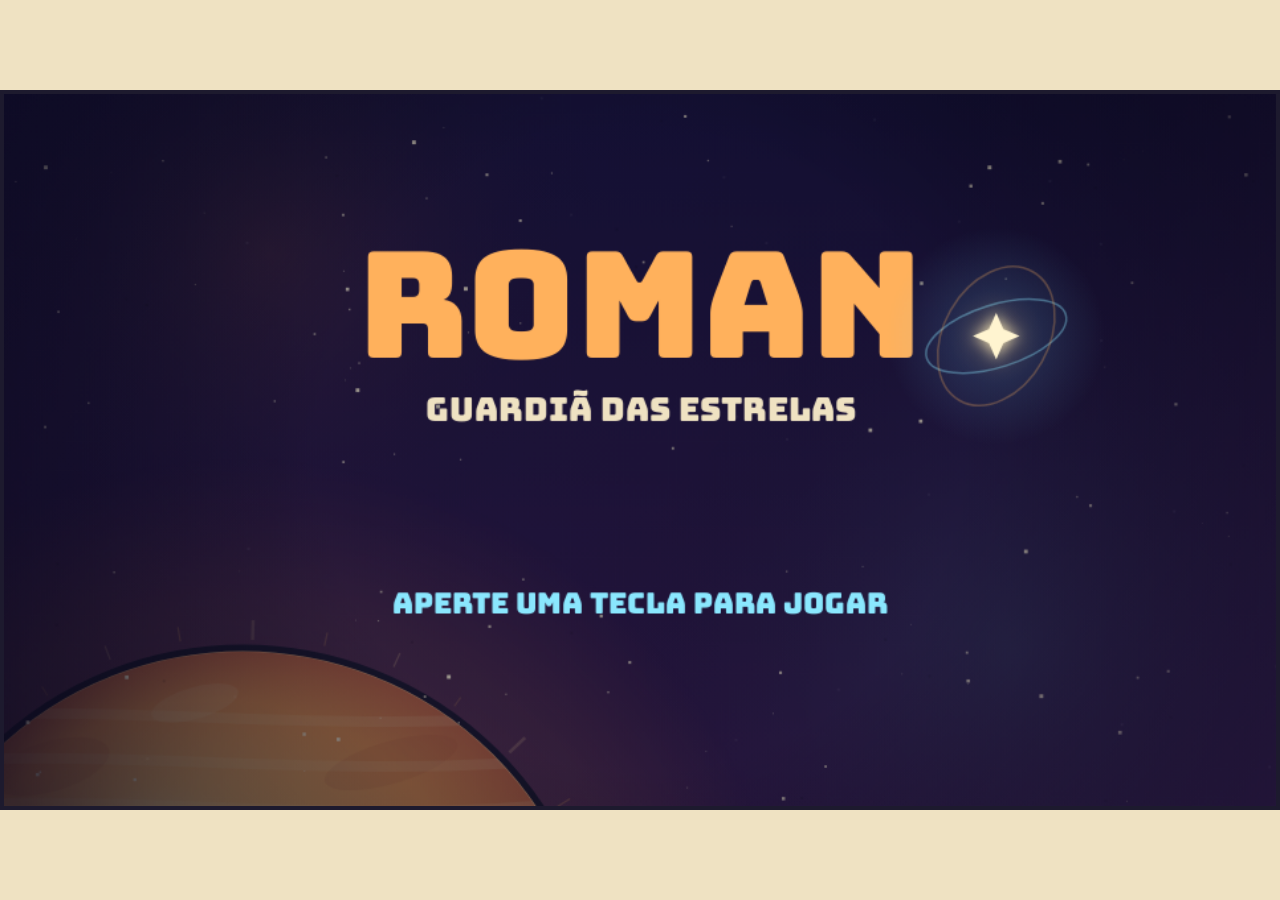
<file: SNCT/html/index.html>
<!doctype html>
<html lang="pt-BR">
<head>
<meta charset="utf-8">
<meta name="viewport" content="width=device-width, initial-scale=1, viewport-fit=cover, user-scalable=no">
<title>ROMAN: Guardiã das Estrelas</title>
<link href="https://fonts.googleapis.com/css2?family=Bungee&display=swap" rel="stylesheet">
<link rel="stylesheet" href="../css/style.css">
</head>
<body>
<canvas id="c"></canvas>
<script src="../js/game.js" defer></script>
</body>
</html>
</file>
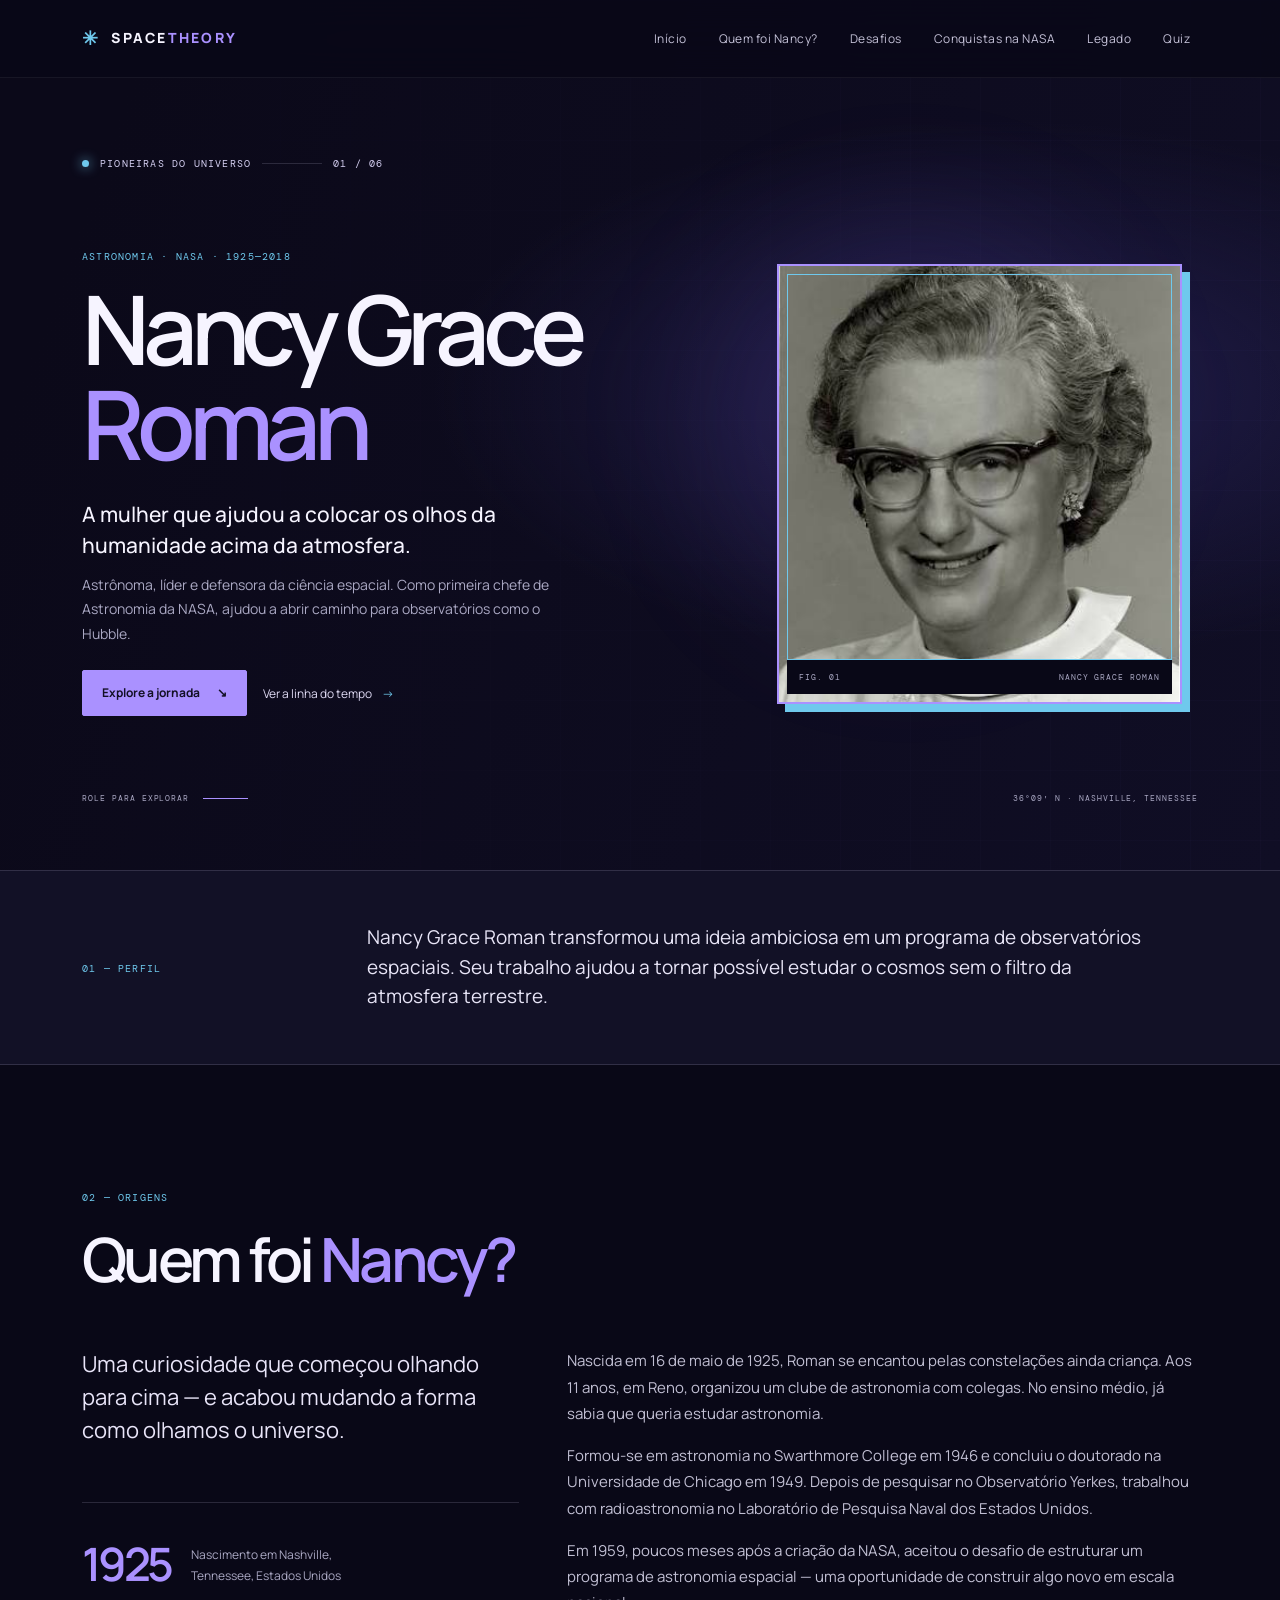
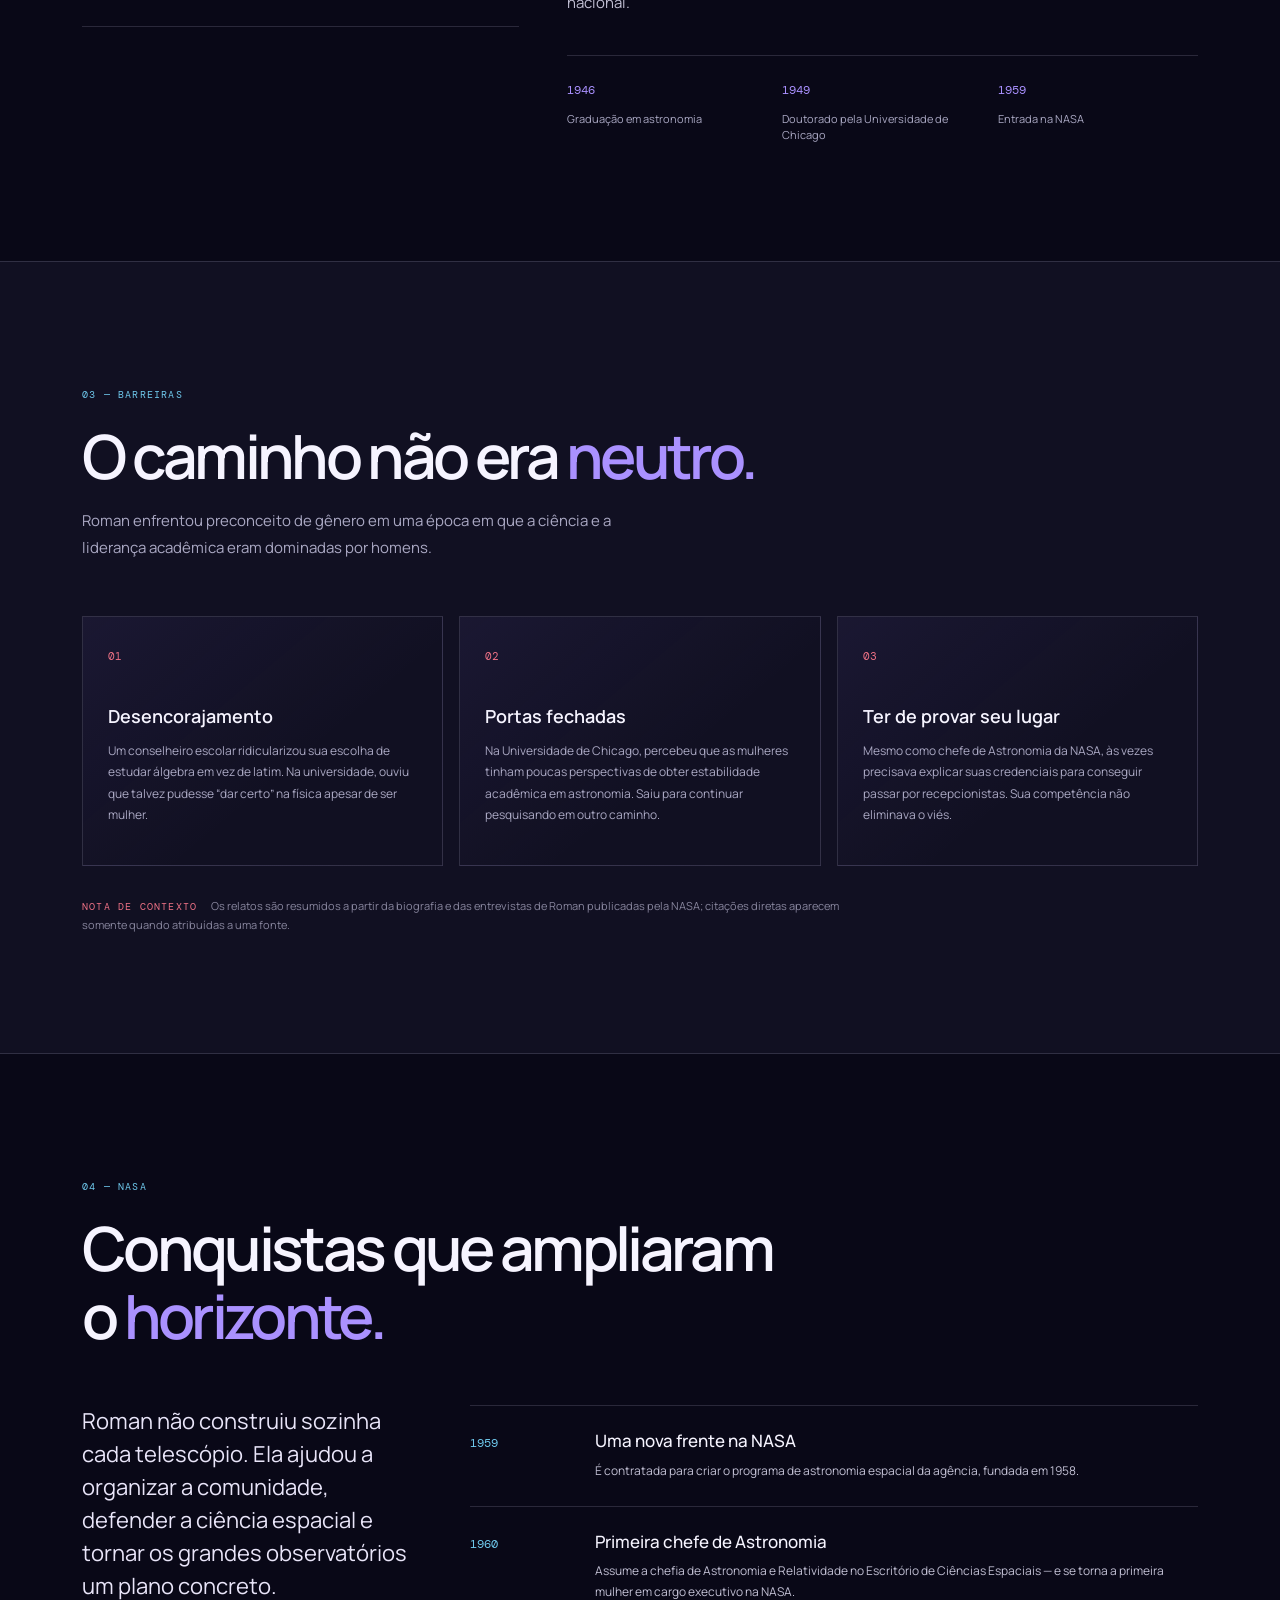
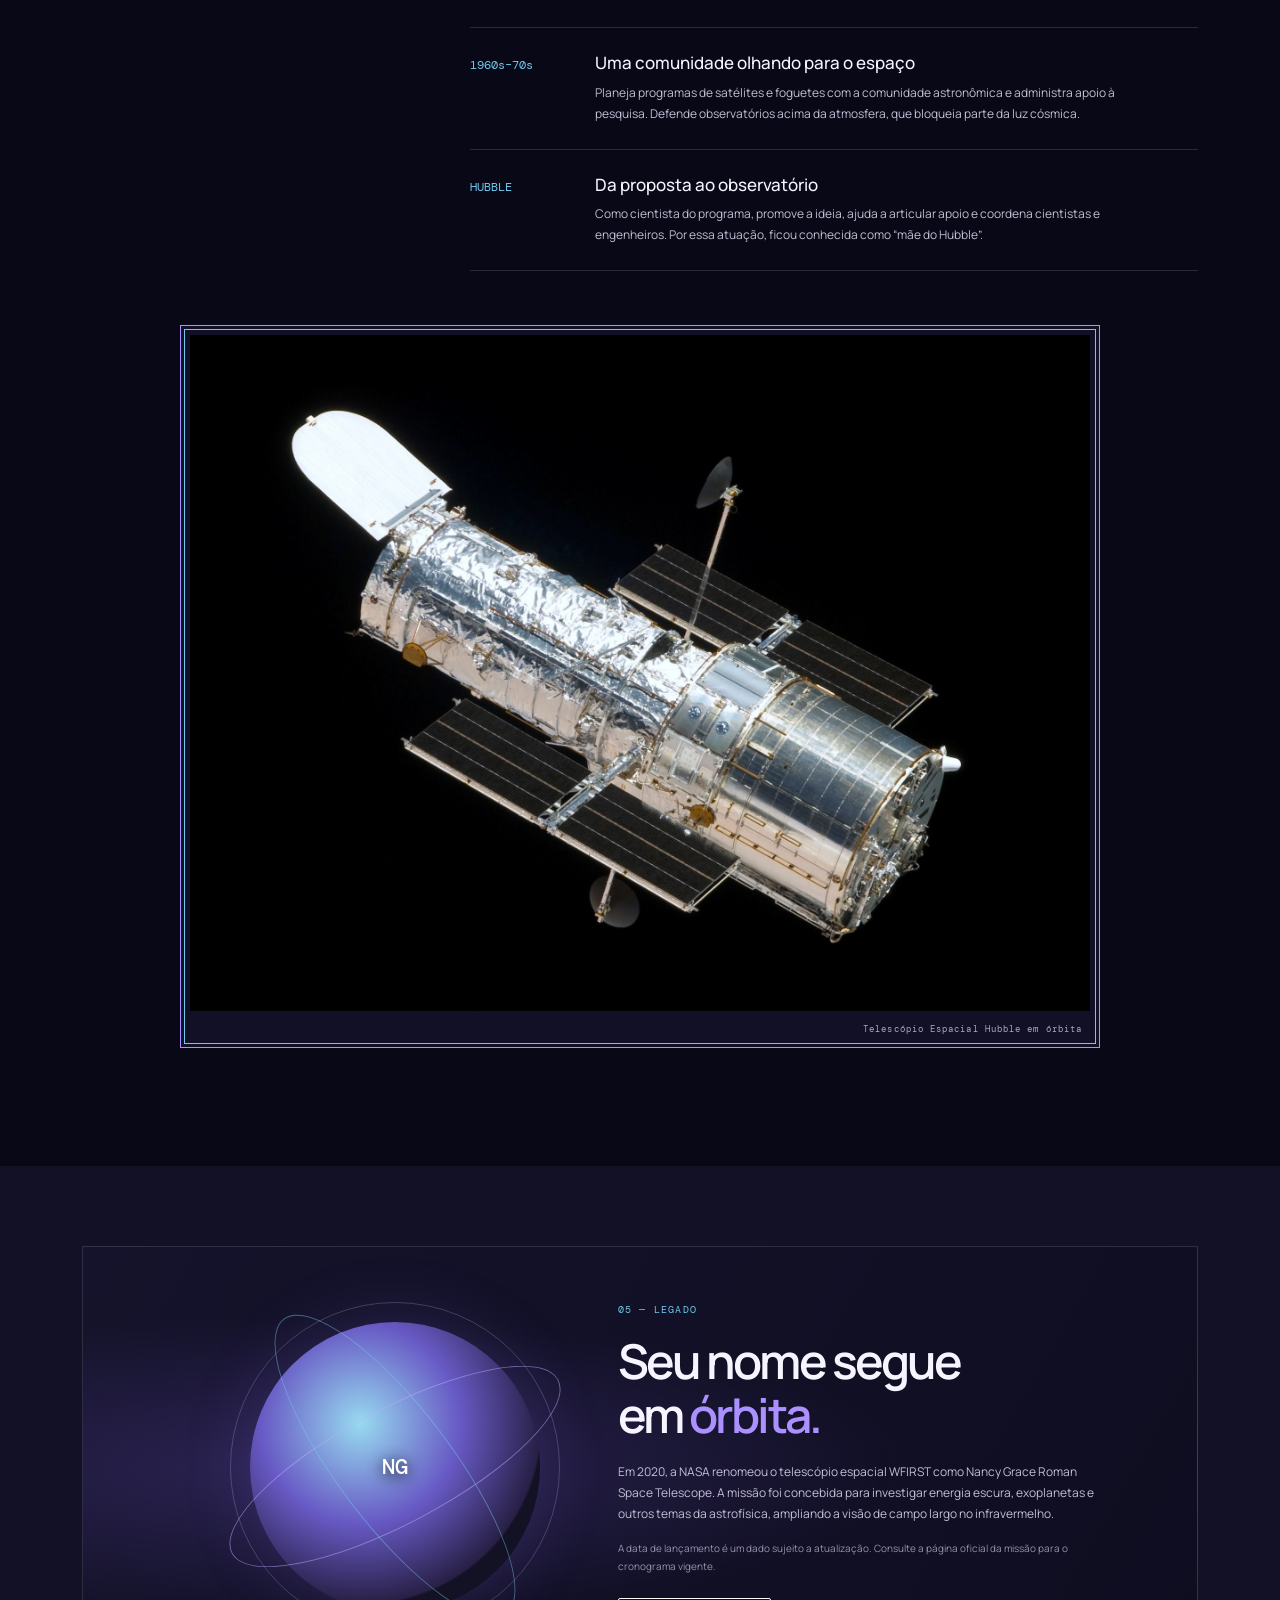
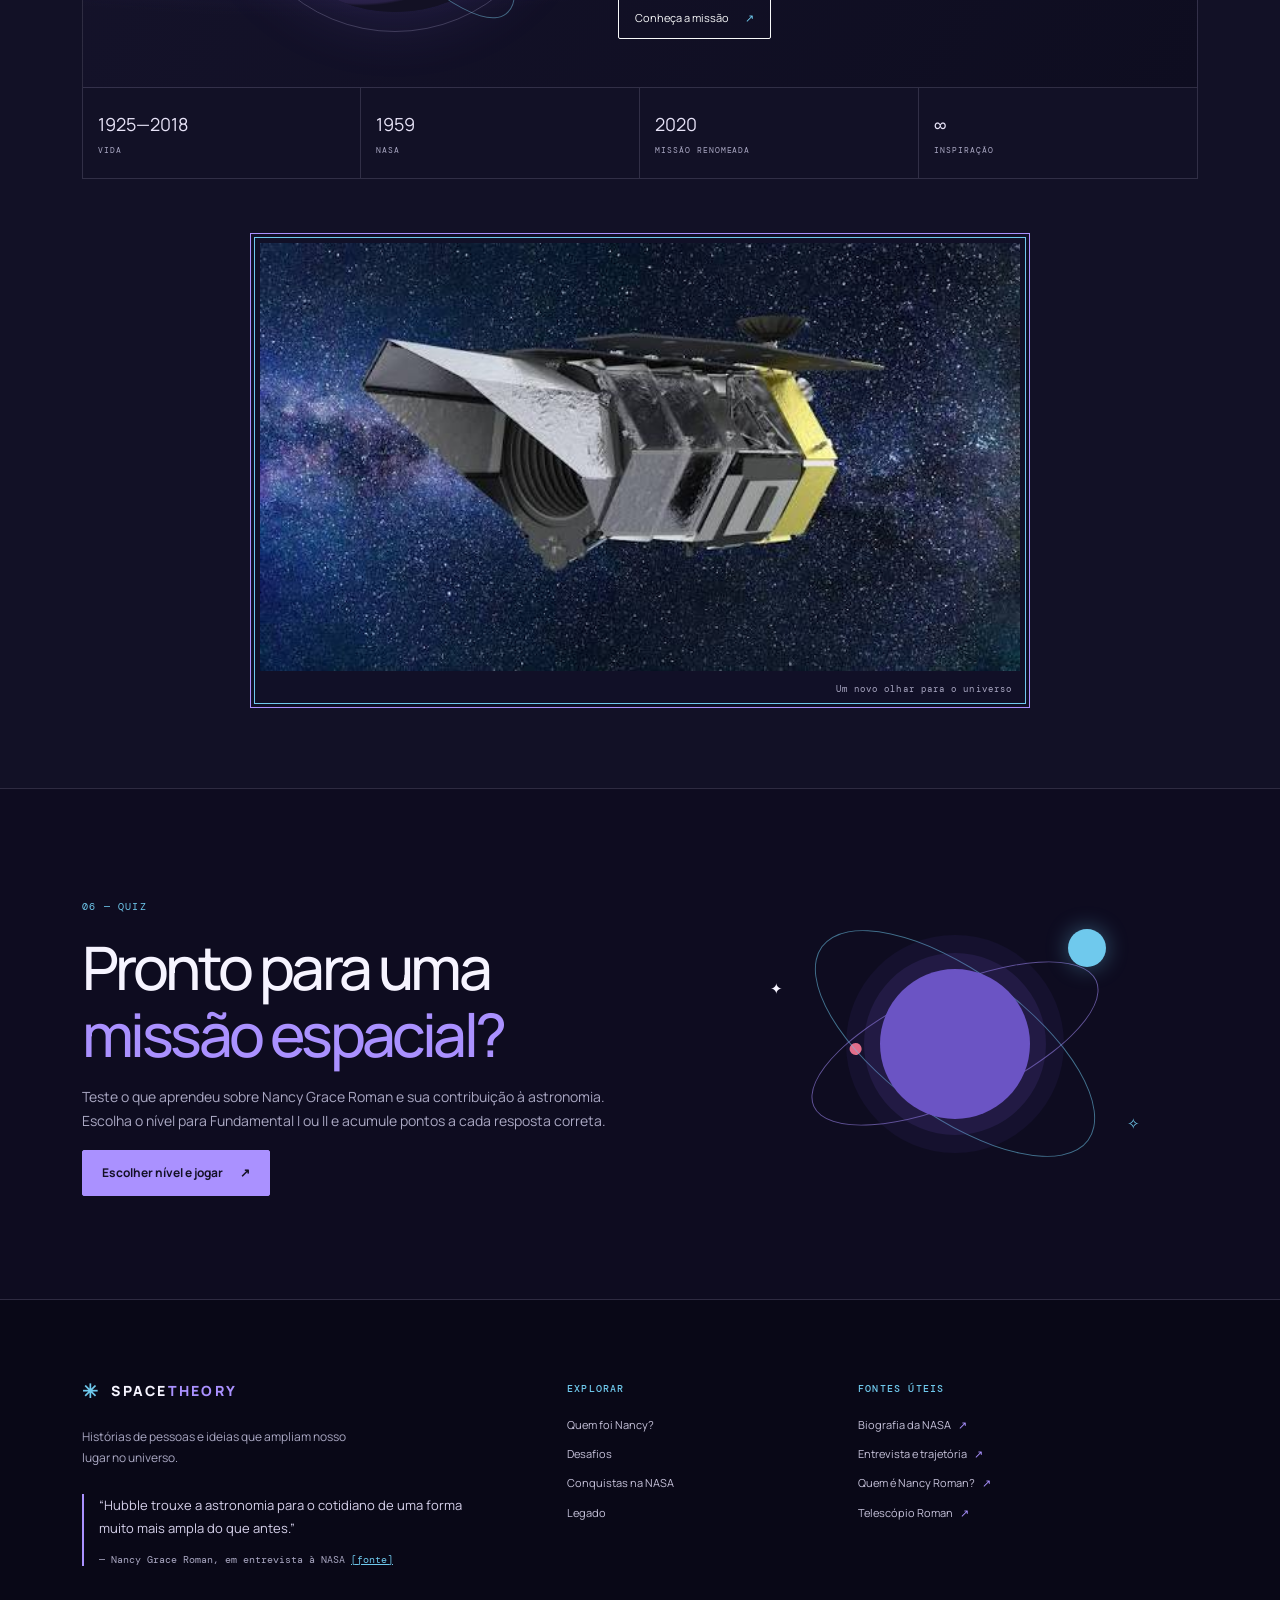
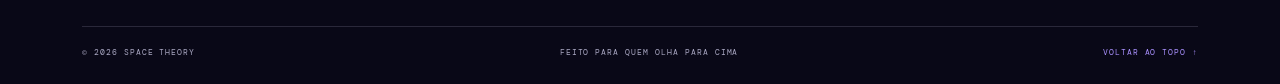
<file: SpaceTheory/ProjetoSnct/index.html>
<!doctype html>
<html lang="pt-BR">
  <head>
    <meta charset="utf-8" />
    <meta name="viewport" content="width=device-width, initial-scale=1" />
    <meta
      name="description"
      content="Conheça Nancy Grace Roman, pioneira da astronomia espacial e primeira chefe de Astronomia da NASA."
    />
    <meta name="theme-color" content="#090817" />
    <title>Space Theory — Nancy Grace Roman</title>
    <link rel="preconnect" href="https://fonts.googleapis.com" />
    <link rel="preconnect" href="https://fonts.gstatic.com" crossorigin />
    <link
      href="https://fonts.googleapis.com/css2?family=DM+Mono:wght@400;500&family=Manrope:wght@400;500;600;700;800&display=swap"
      rel="stylesheet"
    />
    <link
      href="https://cdn.jsdelivr.net/npm/bootstrap@5.3.3/dist/css/bootstrap.min.css"
      rel="stylesheet"
    />
    <link href="style.css" rel="stylesheet" />
  </head>
  <body>
    <a class="skip-link" href="#conteudo">Pular para o conteúdo</a>
    <nav
      class="navbar navbar-expand-lg navbar-dark fixed-top site-nav"
      aria-label="Navegação principal"
    >
      <div class="container">
        <a
          class="navbar-brand brand"
          href="#inicio"
          aria-label="Space Theory, início"
          ><span class="brand-mark" aria-hidden="true">✳</span> SPACE<span
            >THEORY</span
          ></a
        >
        <button
          class="navbar-toggler"
          type="button"
          data-bs-toggle="collapse"
          data-bs-target="#menu"
          aria-controls="menu"
          aria-expanded="false"
          aria-label="Abrir menu"
        >
          <span class="navbar-toggler-icon"></span>
        </button>
        <div class="collapse navbar-collapse" id="menu">
          <ul class="navbar-nav ms-auto align-items-lg-center gap-lg-3">
            <li class="nav-item">
              <a class="nav-link" href="#inicio">Início</a>
            </li>
            <li class="nav-item">
              <a class="nav-link" href="#quem-foi">Quem foi Nancy?</a>
            </li>
            <li class="nav-item">
              <a class="nav-link" href="#desafios">Desafios</a>
            </li>
            <li class="nav-item">
              <a class="nav-link" href="#conquistas">Conquistas na NASA</a>
            </li>
            <li class="nav-item">
              <a class="nav-link" href="#legado">Legado</a>
            </li>
            <li class="nav-item">
              <a class="nav-link" href="#quiz">Quiz</a>
            </li>
          </ul>
        </div>
      </div>
    </nav>
    <main id="conteudo">
      <section class="hero" id="inicio">
        <div class="hero-grid" aria-hidden="true"></div>
        <div class="hero-glow" aria-hidden="true"></div>
        <div class="container hero-content">
          <div class="eyebrow">
            <span class="pulse"></span> PIONEIRAS DO UNIVERSO
            <span class="eyebrow-line"></span> 01 / 06
          </div>
          <div class="row align-items-center g-5">
            <div class="col-lg-7">
              <p class="hero-kicker">ASTRONOMIA · NASA · 1925—2018</p>
              <h1>Nancy Grace<br /><span>Roman</span></h1>
              <p class="hero-subtitle">
                A mulher que ajudou a colocar os olhos da humanidade acima da
                atmosfera.
              </p>
              <p class="hero-copy">
                Astrônoma, líder e defensora da ciência espacial. Como primeira
                chefe de Astronomia da NASA, ajudou a abrir caminho para
                observatórios como o Hubble.
              </p>
              <div class="d-flex flex-wrap gap-3 mt-4">
                <a class="btn btn-lilac" href="#quem-foi"
                  >Explore a jornada <span aria-hidden="true">↘</span></a
                ><a class="text-link" href="#conquistas"
                  >Ver a linha do tempo <span aria-hidden="true">→</span></a
                >
              </div>
            </div>
            <div class="col-lg-5">
              <figure class="portrait-art">
                <img
                  class="portrait-photo"
                  src="Nancy.jpg"
                  alt="Retrato em preto e branco da astrônoma Nancy Grace Roman"
                  fetchpriority="high"
                />
                <figcaption class="portrait-caption">
                  <span>FIG. 01</span><span>NANCY GRACE ROMAN</span>
                </figcaption>
              </figure>
            </div>
          </div>
          <div class="hero-bottom">
            <span>ROLE PARA EXPLORAR</span><span class="scroll-line"></span
            ><span>36°09′ N · NASHVILLE, TENNESSEE</span>
          </div>
        </div>
      </section>
      <section class="intro-band">
        <div class="container">
          <div class="row align-items-center g-4">
            <div class="col-md-3">
              <span class="section-index">01 — PERFIL</span>
            </div>
            <div class="col-md-9">
              <p>
                Nancy Grace Roman transformou uma ideia ambiciosa em um programa
                de observatórios espaciais. Seu trabalho ajudou a tornar
                possível estudar o cosmos sem o filtro da atmosfera terrestre.
              </p>
            </div>
          </div>
        </div>
      </section>
      <section class="content-section" id="quem-foi">
        <div class="container">
          <div class="section-heading">
            <span class="section-index">02 — ORIGENS</span>
            <h2>Quem foi <em>Nancy?</em></h2>
          </div>
          <div class="row g-5 align-items-start">
            <div class="col-lg-5">
              <p class="lead-copy">
                Uma curiosidade que começou olhando para cima — e acabou mudando
                a forma como olhamos o universo.
              </p>
              <div class="fact-card">
                <span class="fact-number">1925</span
                ><span
                  >Nascimento em Nashville,<br />Tennessee, Estados Unidos</span
                >
              </div>
            </div>
            <div class="col-lg-7">
              <p>
                Nascida em 16 de maio de 1925, Roman se encantou pelas
                constelações ainda criança. Aos 11 anos, em Reno, organizou um
                clube de astronomia com colegas. No ensino médio, já sabia que
                queria estudar astronomia.
              </p>
              <p>
                Formou-se em astronomia no Swarthmore College em 1946 e concluiu
                o doutorado na Universidade de Chicago em 1949. Depois de
                pesquisar no Observatório Yerkes, trabalhou com radioastronomia
                no Laboratório de Pesquisa Naval dos Estados Unidos.
              </p>
              <p>
                Em 1959, poucos meses após a criação da NASA, aceitou o desafio
                de estruturar um programa de astronomia espacial — uma
                oportunidade de construir algo novo em escala nacional.
              </p>
              <div class="timeline-mini">
                <div>
                  <span>1946</span>
                  <p>Graduação em astronomia</p>
                </div>
                <div>
                  <span>1949</span>
                  <p>Doutorado pela Universidade de Chicago</p>
                </div>
                <div>
                  <span>1959</span>
                  <p>Entrada na NASA</p>
                </div>
              </div>
            </div>
          </div>
        </div>
      </section>
      <section class="challenge-section" id="desafios">
        <div class="container">
          <div class="section-heading">
            <span class="section-index">03 — BARREIRAS</span>
            <h2>O caminho não era <em>neutro.</em></h2>
            <p class="section-intro">
              Roman enfrentou preconceito de gênero em uma época em que a
              ciência e a liderança acadêmica eram dominadas por homens.
            </p>
          </div>
          <div class="row g-3">
            <div class="col-md-4">
              <article class="challenge-card">
                <span class="card-symbol">01</span>
                <h3>Desencorajamento</h3>
                <p>
                  Um conselheiro escolar ridicularizou sua escolha de estudar
                  álgebra em vez de latim. Na universidade, ouviu que talvez
                  pudesse “dar certo” na física apesar de ser mulher.
                </p>
              </article>
            </div>
            <div class="col-md-4">
              <article class="challenge-card">
                <span class="card-symbol">02</span>
                <h3>Portas fechadas</h3>
                <p>
                  Na Universidade de Chicago, percebeu que as mulheres tinham
                  poucas perspectivas de obter estabilidade acadêmica em
                  astronomia. Saiu para continuar pesquisando em outro caminho.
                </p>
              </article>
            </div>
            <div class="col-md-4">
              <article class="challenge-card">
                <span class="card-symbol">03</span>
                <h3>Ter de provar seu lugar</h3>
                <p>
                  Mesmo como chefe de Astronomia da NASA, às vezes precisava
                  explicar suas credenciais para conseguir passar por
                  recepcionistas. Sua competência não eliminava o viés.
                </p>
              </article>
            </div>
          </div>
          <p class="fact-note">
            <span>NOTA DE CONTEXTO</span> Os relatos são resumidos a partir da
            biografia e das entrevistas de Roman publicadas pela NASA; citações
            diretas aparecem somente quando atribuídas a uma fonte.
          </p>
        </div>
      </section>
      <section class="content-section achievements" id="conquistas">
        <div class="container">
          <div class="section-heading">
            <span class="section-index">04 — NASA</span>
            <h2>Conquistas que ampliaram<br />o <em>horizonte.</em></h2>
          </div>
          <div class="row g-5">
            <div class="col-lg-4">
              <p class="lead-copy">
                Roman não construiu sozinha cada telescópio. Ela ajudou a
                organizar a comunidade, defender a ciência espacial e tornar os
                grandes observatórios um plano concreto.
              </p>
            </div>
            <div class="col-lg-8">
              <div class="achievement-list">
                <article>
                  <span class="year">1959</span>
                  <div>
                    <h3>Uma nova frente na NASA</h3>
                    <p>
                      É contratada para criar o programa de astronomia espacial
                      da agência, fundada em 1958.
                    </p>
                  </div>
                </article>
                <article>
                  <span class="year">1960</span>
                  <div>
                    <h3>Primeira chefe de Astronomia</h3>
                    <p>
                      Assume a chefia de Astronomia e Relatividade no Escritório
                      de Ciências Espaciais — e se torna a primeira mulher em
                      cargo executivo na NASA.
                    </p>
                  </div>
                </article>
                <article>
                  <span class="year">1960s–70s</span>
                  <div>
                    <h3>Uma comunidade olhando para o espaço</h3>
                    <p>
                      Planeja programas de satélites e foguetes com a comunidade
                      astronômica e administra apoio à pesquisa. Defende
                      observatórios acima da atmosfera, que bloqueia parte da
                      luz cósmica.
                    </p>
                  </div>
                </article>
                <article>
                  <span class="year">HUBBLE</span>
                  <div>
                    <h3>Da proposta ao observatório</h3>
                    <p>
                      Como cientista do programa, promove a ideia, ajuda a
                      articular apoio e coordena cientistas e engenheiros. Por
                      essa atuação, ficou conhecida como “mãe do Hubble”.
                    </p>
                  </div>
                </article>
              </div>
            </div>
          </div>
          <figure class="chapter-figure chapter-figure-hubble">
            <img
              src="telescopioHubble.jpeg"
              alt="Telescópio Espacial Hubble em órbita, com painéis solares abertos contra o espaço escuro"
              loading="lazy"
            />
            <figcaption>Telescópio Espacial Hubble em órbita</figcaption>
          </figure>
        </div>
      </section>
      <section class="legacy-section" id="legado">
        <div class="container">
          <div class="legacy-panel">
            <div class="legacy-orb" aria-hidden="true">
              <div class="legacy-ring"></div>
              <div class="legacy-core">NG</div>
            </div>
            <div class="legacy-copy">
              <span class="section-index">05 — LEGADO</span>
              <h2>Seu nome segue<br />em <em>órbita.</em></h2>
              <p>
                Em 2020, a NASA renomeou o telescópio espacial WFIRST como Nancy
                Grace Roman Space Telescope. A missão foi concebida para
                investigar energia escura, exoplanetas e outros temas da
                astrofísica, ampliando a visão de campo largo no infravermelho.
              </p>
              <p class="small-note">
                A data de lançamento é um dado sujeito a atualização. Consulte a
                página oficial da missão para o cronograma vigente.
              </p>
              <a
                class="btn btn-outline-light"
                href="https://science.nasa.gov/mission/roman-space-telescope/"
                target="_blank"
                rel="noopener"
                >Conheça a missão <span aria-hidden="true">↗</span></a
              >
            </div>
          </div>
          <div class="legacy-facts row g-0">
            <div class="col-6 col-md-3">
              <span>1925—2018</span><small>VIDA</small>
            </div>
            <div class="col-6 col-md-3">
              <span>1959</span><small>NASA</small>
            </div>
            <div class="col-6 col-md-3">
              <span>2020</span><small>MISSÃO RENOMEADA</small>
            </div>
            <div class="col-6 col-md-3">
              <span>∞</span><small>INSPIRAÇÃO</small>
            </div>
          </div>
          <figure class="chapter-figure chapter-figure-legacy">
            <img
              src="telescopio.jpg"
              alt="Representação artística de um telescópio espacial diante de um campo de estrelas"
              loading="lazy"
            />
            <figcaption>Um novo olhar para o universo</figcaption>
          </figure>
        </div>
            </section>
      <section class="quiz-section" id="quiz">
        <div class="container quiz-section-layout">
          <div class="quiz-section-copy">
            <span class="section-index">06 — QUIZ</span>
            <h2>Pronto para uma<br /><em>missão espacial?</em></h2>
            <p>Teste o que aprendeu sobre Nancy Grace Roman e sua contribuição à astronomia. Escolha o nível para Fundamental I ou II e acumule pontos a cada resposta correta.</p>
            <a class="btn btn-lilac" href="quiz.html">Escolher nível e jogar <span aria-hidden="true">↗</span></a>
          </div>
          <div class="quiz-planet-scene" aria-hidden="true">
            <div class="planet-orbit orbit-a"><span class="orbit-moon"></span></div>
            <div class="planet-orbit orbit-b"></div>
            <div class="quiz-planet planet-main"></div>
            <div class="quiz-planet planet-small"></div>
            <span class="planet-star star-a">✦</span>
            <span class="planet-star star-b">✧</span>
          </div>
        </div>
      </section>
    </main>
    <footer class="site-footer">
      <div class="container">
        <div class="row g-5">
          <div class="col-lg-5">
            <a class="navbar-brand brand" href="#inicio"
              ><span class="brand-mark" aria-hidden="true">✳</span> SPACE<span
                >THEORY</span
              ></a
            >
            <p class="footer-about">
              Histórias de pessoas e ideias que ampliam nosso lugar no universo.
            </p>
            <blockquote>
              “Hubble trouxe a astronomia para o cotidiano de uma forma muito
              mais ampla do que antes.”<cite
                >— Nancy Grace Roman, em entrevista à NASA
                <a
                  href="https://science.nasa.gov/people/nancy-roman/"
                  target="_blank"
                  rel="noopener"
                  >[fonte]</a
                ></cite
              >
            </blockquote>
          </div>
          <div class="col-6 col-lg-3">
            <h2>EXPLORAR</h2>
            <a href="#quem-foi">Quem foi Nancy?</a
            ><a href="#desafios">Desafios</a
            ><a href="#conquistas">Conquistas na NASA</a
            ><a href="#legado">Legado</a>
          </div>
          <div class="col-6 col-lg-4">
            <h2>FONTES ÚTEIS</h2>
            <a
              href="https://science.nasa.gov/people/nancy-grace-roman-for-hubble/"
              target="_blank"
              rel="noopener"
              >Biografia da NASA <span>↗</span></a
            ><a
              href="https://science.nasa.gov/people/nancy-roman/"
              target="_blank"
              rel="noopener"
              >Entrevista e trajetória <span>↗</span></a
            ><a
              href="https://science.nasa.gov/mission/roman-space-telescope/who-is-nancy-grace-roman/"
              target="_blank"
              rel="noopener"
              >Quem é Nancy Roman? <span>↗</span></a
            ><a
              href="https://science.nasa.gov/mission/roman-space-telescope/"
              target="_blank"
              rel="noopener"
              >Telescópio Roman <span>↗</span></a
            >
          </div>
        </div>
        <div class="footer-bottom">
          <span>© <span id="year"></span> SPACE THEORY</span
          ><span>FEITO PARA QUEM OLHA PARA CIMA</span
          ><a href="#inicio" class="back-top">VOLTAR AO TOPO ↑</a>
        </div>
      </div>
    </footer>
    <script src="https://cdn.jsdelivr.net/npm/bootstrap@5.3.3/dist/js/bootstrap.bundle.min.js"></script>
    <script src="script.js"></script>
  </body>
</html>
</file>
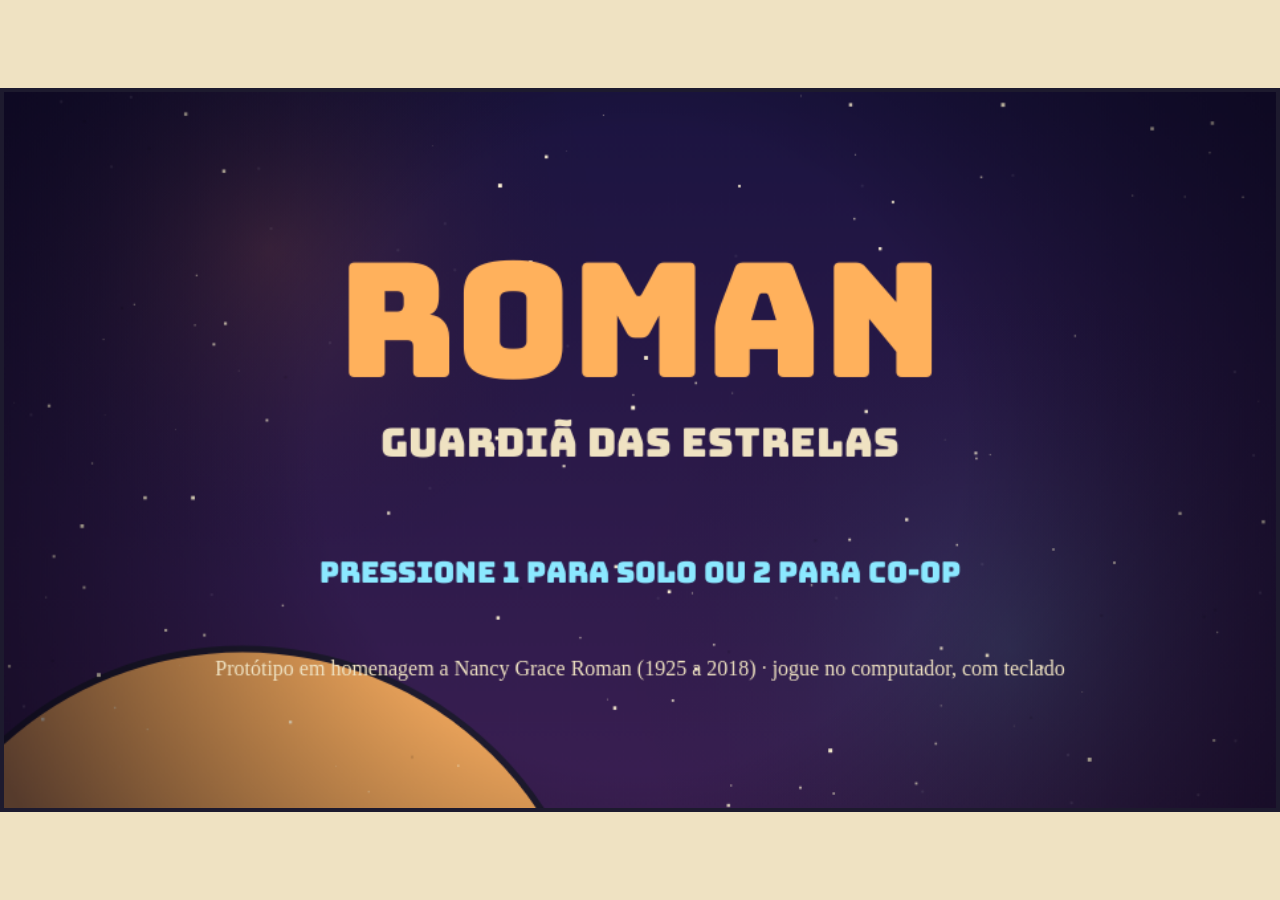
<file: ROMAN_ Guardiã das Estrelas (protótipo).html>
<!doctype html>
<html lang="pt-BR">
<head>
<meta charset="utf-8">
<meta name="viewport" content="width=device-width, initial-scale=1, viewport-fit=cover">
<title>ROMAN: Guardiã das Estrelas (protótipo)</title>
<link href="https://fonts.googleapis.com/css2?family=Bungee&display=swap" rel="stylesheet">
<style>
:root{--bg:#efe2c2;--ink:#1d1a2e;color-scheme:light;box-sizing:border-box;padding-top:env(safe-area-inset-top,0px);padding-bottom:env(safe-area-inset-bottom,0px)}
@media (prefers-color-scheme:dark){:root:not([data-theme="light"]){--bg:#0d0b1a;--ink:#efe2c2;color-scheme:dark}}
:root[data-theme="dark"]{--bg:#0d0b1a;--ink:#efe2c2;color-scheme:dark}
html,body{height:100%;margin:0}
body{background:var(--bg);display:flex;align-items:center;justify-content:center}
canvas{display:block;width:100%;max-width:calc((100vh - 24px)*16/9);height:auto;border:4px solid var(--ink);box-sizing:border-box;background:#1b1440}
</style>
</head>
<body>
<canvas id="c"></canvas>
<script>
const C=document.getElementById('c'),X=C.getContext('2d'),W=960,H=540;C.width=W;C.height=H;
const K={};
addEventListener('keydown',e=>{if(!K[e.code])K[e.code]=2;if(e.code.startsWith('Arrow')||e.code==='Space')e.preventDefault()});
addEventListener('keyup',e=>K[e.code]=0);
const KEYS=[{u:'KeyW',d:'KeyS',l:'KeyA',r:'KeyD',f:'KeyJ',m:'KeyK',x:'KeyL'},{u:'ArrowUp',d:'ArrowDown',l:'ArrowLeft',r:'ArrowRight',f:'Comma',m:'Period',x:'Slash'}];
const cl=(v,a,b)=>Math.max(a,Math.min(b,v));
let A;
function snd(f,d=.08,ty='square',v=.04,s=0){try{A=A||new AudioContext();const o=A.createOscillator(),g=A.createGain(),n=A.currentTime;o.type=ty;o.frequency.setValueAtTime(f,n);if(s)o.frequency.exponentialRampToValueAtTime(Math.max(30,f+s),n+d);g.gain.setValueAtTime(v,n);g.gain.exponentialRampToValueAtTime(.001,n+d);o.connect(g);g.connect(A.destination);o.start();o.stop(n+d)}catch(e){}}

let scene='title',nP=1,P=[],B,bul=[],sh=[],pk=[],pt=[],t=0,shake=0,hs=0,tip='',tipT=0,hits=0,clock=0,tm=0,eclipse=0,combo=false;
const stars=[];for(let i=0;i<110;i++)stars.push({x:Math.random()*W,y:Math.random()*H,z:Math.random()*2.5+.5});
const V=X.createRadialGradient(W/2,H/2,H*.45,W/2,H/2,H*1.0);V.addColorStop(0,'rgba(0,0,0,0)');V.addColorStop(1,'rgba(8,4,20,.65)');

function start(n){
  nP=n;P=[];
  for(let i=0;i<n;i++)P.push({i,x:110,y:H/2+(n>1?(i?70:-70):0),hp:3,mode:0,cd:0,inv:0,ex:0,alive:1,col:i?'#4fd8c4':'#ff9a47'});
  B={x:W-210,y:H/2,r:92,hp:720,max:720,t:0,ph:1,c1:1.5,c2:1,c3:2,c4:2,spin:0,stun:0,hit:0,open:0};
  bul=[];sh=[];pk=[];pt=[];hits=0;clock=0;eclipse=0;scene='intro';
}
function inp(p,k,held){
  const s=nP==1?[0,1]:[p.i];
  return s.some(j=>{const c=KEYS[j][k];return held?K[c]>0:K[c]==2})||(nP==1&&k=='f'&&held&&K.Space>0);
}
function boom(x,y,col,n){for(let i=0;i<n;i++){const a=Math.random()*6.283,s=60+Math.random()*260;pt.push({x,y,vx:Math.cos(a)*s,vy:Math.sin(a)*s,life:.3+Math.random()*.5,col,r:2+Math.random()*3})}}
function hurt(p){p.hp--;p.inv=1.6;hits++;shake=14;hs=.07;snd(90,.3,'sawtooth',.09,-40);boom(p.x,p.y,'#ff5a4d',18);if(p.hp<=0){p.alive=0;boom(p.x,p.y,p.col,40)}}

function upP(p,dt){
  if(!p.alive)return;
  const dx=(inp(p,'r',1)?1:0)-(inp(p,'l',1)?1:0),dy=(inp(p,'d',1)?1:0)-(inp(p,'u',1)?1:0),l=Math.hypot(dx,dy)||1;
  p.x=cl(p.x+dx/l*330*dt,30,560);p.y=cl(p.y+dy/l*330*dt,30,H-30);
  p.cd-=dt;p.inv-=dt;
  if(inp(p,'m',0)){p.mode^=1;tip=p.mode?'ROMAN: campo amplo, 100 vezes o do Hubble. Cobre mais área.':'HUBBLE: campo estreito. Tiro forte e preciso.';tipT=3;snd(p.mode?520:320,.1,'triangle',.06,200)}
  if(inp(p,'f',1)&&p.cd<=0){
    if(p.mode==0){sh.push({x:p.x+24,y:p.y,vx:950,vy:0,d:combo?3:2,m:0});p.cd=.09;snd(700,.05,'square',.02)}
    else{[-.2,0,.2].forEach(a=>sh.push({x:p.x+20,y:p.y,vx:820*Math.cos(a),vy:820*Math.sin(a),d:combo?1:.7,m:1}));p.cd=.14;snd(480,.06,'sawtooth',.015)}
  }
  if(inp(p,'x',0)&&p.ex>=5){
    p.ex=0;eclipse=1.6;B.stun=1.6;bul=[];B.hp-=40;shake=18;snd(110,.6,'sawtooth',.1,-60);
    tip='CORONÓGRAFO: bloqueia a luz da estrela para revelar o que está ao redor.';tipT=3.5;
  }
}
function tgt(){const a=P.filter(p=>p.alive);const p=a[Math.random()*a.length|0]||P[0];return Math.atan2(p.y-B.y,p.x-B.x)}
function upB(dt){
  B.t+=dt;B.y=H/2+Math.sin(B.t*.9)*150;B.hit-=dt;B.stun-=dt;B.open-=dt;
  const f=B.hp/B.max,ph=f>.66?1:f>.33?2:3;
  if(ph!=B.ph){B.ph=ph;tip=ph==2?'O espelho está ficando nítido… cuidado com o espiral!':'Quase nítido! A Aberração está furiosa.';tipT=3;shake=10}
  if(B.stun>0)return;
  B.c1-=dt;B.c2-=dt;B.c3-=dt;B.c4-=dt;
  if(B.c1<=0){const n=ph==3?18:12,o=Math.random()*6,sp=150+ph*15;for(let i=0;i<n;i++){const a=o+i/n*6.283;bul.push({x:B.x,y:B.y,vx:Math.cos(a)*sp,vy:Math.sin(a)*sp,r:7})}B.c1=ph==3?1.7:2.2;B.open=.4;snd(180,.2,'sawtooth',.05,-80)}
  if(B.c2<=0){const a=tgt();(ph==3?[-.18,0,.18]:[0]).forEach(d=>bul.push({x:B.x-40,y:B.y,vx:Math.cos(a+d)*260,vy:Math.sin(a+d)*260,r:6}));B.c2=ph==1?1.2:.9}
  if(ph>=2&&B.c3<=0){B.spin+=.5;bul.push({x:B.x,y:B.y,vx:Math.cos(B.spin*3.1)*200,vy:Math.sin(B.spin*3.1)*200,r:6});B.c3=.11}
  if(B.c4<=0){pk.push({x:B.x-70,y:B.y+(Math.random()-.5)*120,vx:-150,vy:(Math.random()-.5)*60,r:12});B.c4=2.6}
}
function step(dt){
  shake=Math.max(0,shake-60*dt);if(tipT>0)tipT-=dt;
  stars.forEach(s=>{s.x-=s.z*22*dt;if(s.x<0){s.x=W;s.y=Math.random()*H}});
  pt.forEach(p=>{p.x+=p.vx*p.life*dt*2;p.y+=p.vy*p.life*dt*2;p.life-=dt});pt=pt.filter(p=>p.life>0);
  if(scene=='title'){if(K.Digit1==2||K.Numpad1==2)start(1);if(K.Digit2==2||K.Numpad2==2)start(2);return}
  if(scene=='intro'){if(K.Enter==2){scene='ready';tm=1.5;snd(440,.15,'triangle',.06)}return}
  if(scene=='ready'){tm-=dt;if(tm<=0){scene='play';snd(880,.25,'square',.05)}return}
  if(scene=='win'){if(K.Enter==2)scene='title';return}
  if(scene=='lose'){if(K.Enter==2)start(nP);return}
  if(hs>0){hs-=dt;return}
  clock+=dt;eclipse=Math.max(0,eclipse-dt);
  combo=P.length>1&&P.every(p=>p.alive)&&Math.abs(P[0].y-P[1].y)<46;
  P.forEach(p=>upP(p,dt));upB(dt);
  bul.forEach(b=>{b.x+=b.vx*dt;b.y+=b.vy*dt});
  bul=bul.filter(b=>b.x>-20&&b.x<W+20&&b.y>-20&&b.y<H+20);
  pk.forEach(o=>{o.x+=o.vx*dt;o.y+=o.vy*dt});pk=pk.filter(o=>o.x>-30);
  P.forEach(p=>{if(!p.alive||p.inv>0)return;const b=bul.find(b=>Math.hypot(b.x-p.x,b.y-p.y)<b.r+7);if(b){bul=bul.filter(q=>q!==b);hurt(p)}});
  pk=pk.filter(o=>{const p=P.find(p=>p.alive&&Math.hypot(o.x-p.x,o.y-p.y)<o.r+16);if(p){p.ex=Math.min(5,p.ex+1);snd(900,.12,'sine',.06,300);boom(o.x,o.y,'#ff7ad9',10);return false}return true});
  sh=sh.filter(s=>{s.x+=s.vx*dt;s.y+=s.vy*dt;if(s.x>W+30||s.y<-20||s.y>H+20)return false;if(Math.hypot(s.x-B.x,s.y-B.y)<B.r+4){B.hp-=s.d*(B.stun>0?2:1);B.hit=.06;boom(s.x,s.y,'#ffe08a',2);return false}return true});
  if(B.hp<=0){scene='win';bul=[];pk=[];sh=[];boom(B.x,B.y,'#ffe08a',90);shake=24;snd(60,.8,'sawtooth',.12,-30)}
  else if(P.every(p=>!p.alive)){scene='lose';snd(70,.7,'sawtooth',.1,-30)}
}

function T(s,x,y,sz,col,al,f){X.font=sz+'px '+(f||'Bungee,Impact,sans-serif');X.textAlign=al||'left';X.fillStyle=col||'#efe2c2';X.fillText(s,x,y)}
function WR(s,x,y,w,lh,sz,col){X.font=sz+'px Georgia,serif';X.fillStyle=col||'#efe2c2';X.textAlign='left';let l='';for(const wd of s.split(' ')){const t2=l+wd+' ';if(X.measureText(t2).width>w&&l){X.fillText(l,x,y);y+=lh;l=wd+' '}else l=t2}X.fillText(l,x,y);return y+lh}
function bg(){
  const g=X.createLinearGradient(0,0,0,H);g.addColorStop(0,'#1b1440');g.addColorStop(1,'#3a1f52');X.fillStyle=g;X.fillRect(0,0,W,H);
  [[200,120,260,'rgba(255,138,61,.14)'],[760,420,300,'rgba(79,216,196,.12)']].forEach(n=>{const r=X.createRadialGradient(n[0],n[1],0,n[0],n[1],n[2]);r.addColorStop(0,n[3]);r.addColorStop(1,'rgba(0,0,0,0)');X.fillStyle=r;X.fillRect(0,0,W,H)});
  X.fillStyle='#e9a25a';X.beginPath();X.arc(180,H+150,270,0,7);X.fill();X.strokeStyle='#1d1a2e';X.lineWidth=5;X.stroke();
  stars.forEach(s=>{X.fillStyle='rgba(255,244,214,'+(.3+s.z*.25)+')';X.fillRect(s.x,s.y,s.z,s.z)});
}
function ship(p){
  X.save();X.translate(p.x,p.y);if(p.inv>0&&((p.inv*20)|0)%2)X.globalAlpha=.35;
  X.lineWidth=3;X.strokeStyle='#1d1a2e';
  const w=p.mode?24:9;X.fillStyle='#3a6ea5';
  X.fillRect(-8,-12-w,14,w);X.strokeRect(-8,-12-w,14,w);X.fillRect(-8,12,14,w);X.strokeRect(-8,12,14,w);
  X.fillStyle=p.col;X.beginPath();X.moveTo(28,0);X.lineTo(-18,-13);X.lineTo(-10,0);X.lineTo(-18,13);X.closePath();X.fill();X.stroke();
  X.fillStyle='#efe2c2';X.fillRect(-6,-6,24,12);X.strokeRect(-6,-6,24,12);
  X.fillStyle='#ffd34d';X.beginPath();X.moveTo(-18,-5);X.lineTo(-30-Math.random()*8,0);X.lineTo(-18,5);X.fill();
  X.restore();
}
function drawB(){
  X.save();X.translate(B.x,B.y);
  X.filter=B.ph==1?'blur(7px)':B.ph==2?'blur(3.5px)':'none';
  X.lineWidth=5;X.strokeStyle='#1d1a2e';
  X.fillStyle=B.hit>0?'#fff':'#e8d6a8';X.beginPath();X.arc(0,0,B.r,0,7);X.fill();X.stroke();
  X.fillStyle='#c9b27d';X.beginPath();X.arc(0,0,B.r*.74,0,7);X.fill();X.stroke();
  const a=P.find(p=>p.alive)||P[0],an=Math.atan2(a.y-B.y,a.x-B.x);
  [-48,-8].forEach(ex=>{X.fillStyle='#fff';X.beginPath();X.arc(ex,-22,17,0,7);X.fill();X.stroke();X.fillStyle='#1d1a2e';X.beginPath();X.arc(ex+Math.cos(an)*7,-22+Math.sin(an)*7,7,0,7);X.fill()});
  if(B.ph==3){X.lineWidth=6;X.beginPath();X.moveTo(-68,-48);X.lineTo(-32,-38);X.moveTo(12,-48);X.lineTo(-24,-38);X.stroke()}
  X.fillStyle='#1d1a2e';X.beginPath();X.ellipse(-28,28,22,6+(B.open>0?16:0),0,0,7);X.fill();
  X.filter='none';
  if(eclipse>0){X.fillStyle='#000';X.beginPath();X.arc(0,0,B.r+4,0,7);X.fill();X.strokeStyle='rgba(255,226,160,'+Math.min(1,eclipse)+')';X.lineWidth=12;X.beginPath();X.arc(0,0,B.r+10+(1.6-eclipse)*50,0,7);X.stroke()}
  X.restore();
}
function draw(){
  X.setTransform(1,0,0,1,0,0);X.clearRect(0,0,W,H);
  X.save();if(shake>0)X.translate((Math.random()-.5)*shake,(Math.random()-.5)*shake);
  bg();
  if(scene!='title'&&scene!='intro'){
    if(scene!='win')drawB();
    pk.forEach(o=>{X.fillStyle='#ff7ad9';X.strokeStyle='#fff';X.lineWidth=3;X.beginPath();X.arc(o.x,o.y,o.r+Math.sin(t*10)*2,0,7);X.fill();X.stroke()});
    bul.forEach(b=>{X.fillStyle='#fff3c4';X.strokeStyle='#1d1a2e';X.lineWidth=2.5;X.beginPath();X.arc(b.x,b.y,b.r,0,7);X.fill();X.stroke()});
    sh.forEach(s=>{X.fillStyle=s.m?'#8be8ff':'#ffe08a';X.fillRect(s.x-(s.m?7:16),s.y-(s.m?2:3),s.m?14:32,s.m?4:6)});
    P.forEach(p=>{if(p.alive)ship(p)});
  }
  pt.forEach(p=>{X.fillStyle=p.col;X.globalAlpha=cl(p.life*2,0,1);X.fillRect(p.x,p.y,p.r,p.r)});X.globalAlpha=1;
  X.restore();
  X.fillStyle=V;X.fillRect(0,0,W,H);
  for(let i=0;i<50;i++){X.fillStyle=Math.random()<.5?'rgba(255,255,255,.07)':'rgba(0,0,0,.12)';X.fillRect(Math.random()*W,Math.random()*H,2,2)}
  hud();
}
function panel(){X.fillStyle='rgba(20,12,40,.88)';X.fillRect(70,50,W-140,H-100);X.strokeStyle='#efe2c2';X.lineWidth=4;X.strokeRect(70,50,W-140,H-100)}
function hud(){
  if(scene=='title'){
    T('ROMAN',W/2,215,120,'#ffb15c','center');T('Guardiã das Estrelas',W/2,275,30,'#efe2c2','center');
    T('Pressione 1 para solo ou 2 para co-op',W/2,370,22,'#8be8ff','center');
    X.font='16px Georgia,serif';X.textAlign='center';X.fillStyle='#efe2c2';X.fillText('Protótipo em homenagem a Nancy Grace Roman (1925 a 2018) · jogue no computador, com teclado',W/2,440);
    X.save();X.translate(W/2,320);X.rotate(Math.sin(t*2)*.08);X.restore();return}
  if(scene=='intro'){
    panel();T('FASE 1 · HUBBLE, 1990',100,105,30,'#ffb15c');
    let y=WR('“Aqui é Nancy Grace Roman. Em 1960 virei a primeira astrônoma-chefe da NASA e briguei por telescópios no espaço, acima do ar que borra as estrelas. O Hubble foi a prova. Mas o espelho dele nasceu com um defeito e as imagens saíram borradas. Ajude a deixar tudo nítido!”',100,145,W-200,26,20);
    y=WR('Orbes rosa não machucam: pegue 5 para carregar o Coronógrafo e eclipsar a estrela-chefe.',100,y+8,W-200,24,18,'#ff9ad9');
    y+=4;
    if(nP==1){T('Mover: WASD ou setas',100,y+10,16,'#8be8ff');T('Atirar: J ou Espaço',100,y+36,16,'#8be8ff');T('Trocar Hubble/Roman: K',100,y+62,16,'#8be8ff');T('Coronógrafo: L',100,y+88,16,'#8be8ff')}
    else{T('P1 (laranja): WASD, J atira, K troca, L coronógrafo',100,y+10,16,'#ff9a47');T('P2 (verde): setas, vírgula atira, ponto troca, barra coronógrafo',100,y+36,16,'#4fd8c4');T('Fiquem na mesma altura para o tiro combinado!',100,y+62,16,'#8be8ff')}
    T('ENTER para começar',W/2,H-72,24,'#ffe08a','center');return}
  if(scene=='ready'){T('PREPARAR…',W/2,H/2-10,70,'#ffe08a','center');if(tm<.8)T('OBSERVAR!',W/2,H/2+70,80,'#ff9a47','center');return}
  P.forEach((p,i)=>{
    const y=34+i*52,c=p.col;T('P'+(i+1),18,y,18,c);
    X.font='20px Georgia,serif';X.fillStyle=p.alive?'#ff5a6a':'#777';X.textAlign='left';X.fillText(p.alive?'♥'.repeat(p.hp):'✖',64,y);
    for(let k=0;k<5;k++){X.fillStyle=k<p.ex?'#ff7ad9':'rgba(255,255,255,.2)';X.fillRect(18+k*16,y+8,12,8)}
    T(p.mode?'ROMAN':'HUBBLE',100+0,y+24,12,'#efe2c2');
  });
  if(combo)T('ALINHADOS! DANO EXTRA',W/2,H-60,18,'#8be8ff','center');
  const bw=380,bx=W/2-bw/2+70;X.fillStyle='rgba(0,0,0,.5)';X.fillRect(bx,16,bw,14);X.fillStyle='#ff9a47';X.fillRect(bx,16,bw*cl(B.hp/B.max,0,1),14);X.strokeStyle='#efe2c2';X.lineWidth=2;X.strokeRect(bx,16,bw,14);
  T('A ABERRAÇÃO · HUBBLE 1990',bx,46,13,'#efe2c2');
  if(tipT>0&&scene=='play'){X.globalAlpha=cl(tipT,0,1);X.font='17px Georgia,serif';X.textAlign='center';X.fillStyle='#ffe08a';X.fillText(tip,W/2,H-28);X.globalAlpha=1}
  if(scene=='win'){
    panel();T('IMAGEM NÍTIDA!',W/2,115,48,'#ffb15c','center');
    const g=hits==0&&clock<80?'S':hits<=2?'A':'B';
    T('Nota '+g,W/2,175,34,'#8be8ff','center');
    T('Tempo: '+clock.toFixed(1)+' s · Acertos sofridos: '+hits,W/2,205,16,'#efe2c2','center');
    let y=WR('Carta Estelar 1: o espelho do Hubble tinha um defeito de fabricação (aberração esférica). Em 1993, astronautas instalaram uma óptica corretiva e as imagens ficaram nítidas.',100,245,W-200,24,18);
    y=WR('Carta Estelar 2: o telescópio que leva o nome da Nancy, o Roman, foi lançado em 30 de agosto de 2026. Seu campo de visão é cerca de 100 vezes maior que o do Hubble e as primeiras imagens são esperadas para o início de 2027.',100,y+8,W-200,24,18,'#ff9ad9');
    T('ENTER para voltar ao início',W/2,H-72,20,'#ffe08a','center')}
  if(scene=='lose'){panel();T('IMAGEM BORRADA…',W/2,215,50,'#ff5a6a','center');T('A Aberração venceu desta vez.',W/2,265,20,'#efe2c2','center');T('ENTER para tentar de novo',W/2,340,24,'#ffe08a','center')}
}
let last=performance.now();
function loop(n){const dt=Math.min(.033,(n-last)/1000);last=n;t+=dt;step(dt);draw();for(const k in K)if(K[k]==2)K[k]=1;requestAnimationFrame(loop)}
requestAnimationFrame(loop);
</script>
</body>
</html>
</file>
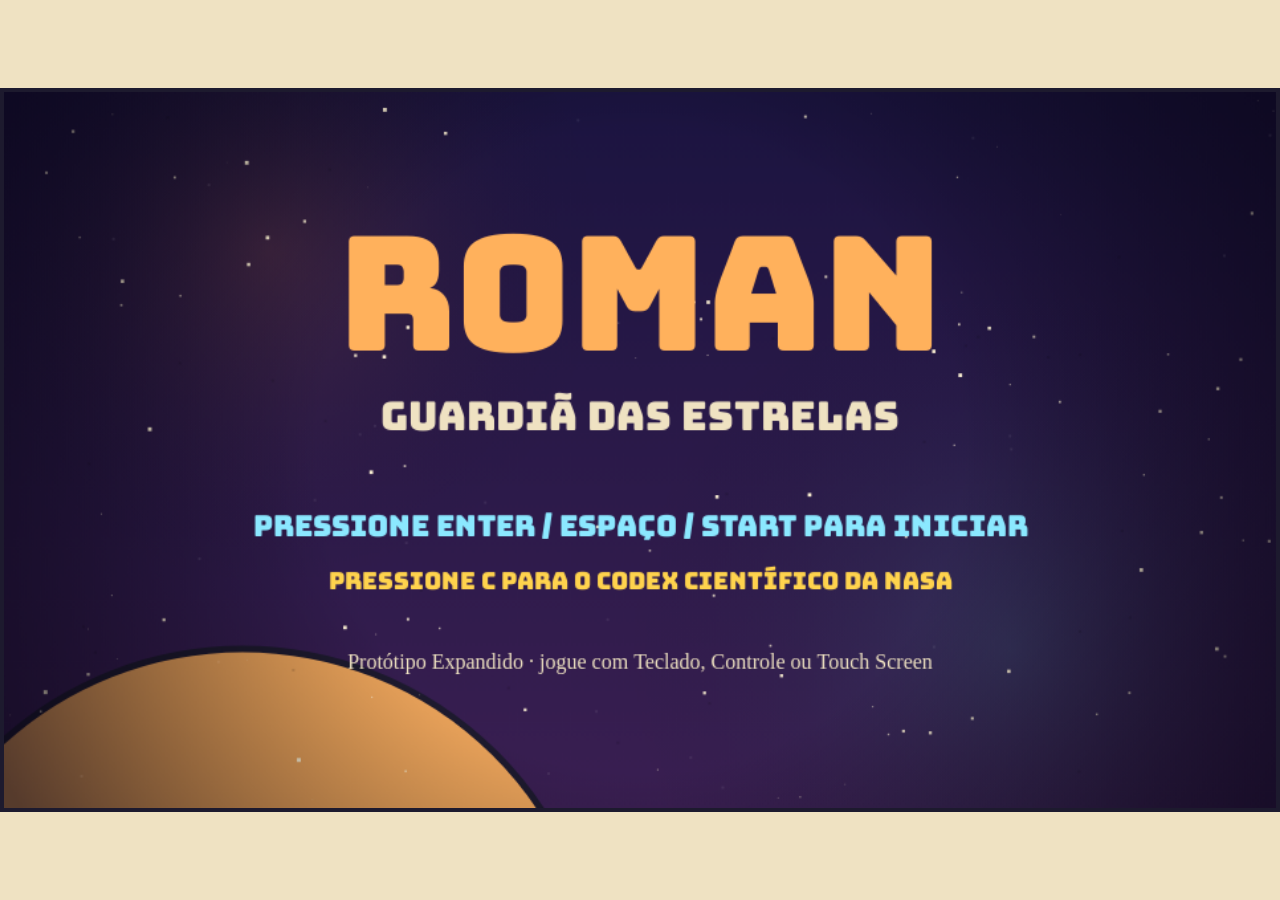
<file: ROMAN_Guardia_das_Estrelas.html>
<!doctype html>
<html lang="pt-BR">
<head>
<meta charset="utf-8">
<meta name="viewport" content="width=device-width, initial-scale=1, viewport-fit=cover, user-scalable=no">
<title>ROMAN: Guardiã das Estrelas (Versão Expandida)</title>
<link href="https://fonts.googleapis.com/css2?family=Bungee&display=swap" rel="stylesheet">
<style>
:root{--bg:#efe2c2;--ink:#1d1a2e;color-scheme:light;box-sizing:border-box;padding-top:env(safe-area-inset-top,0px);padding-bottom:env(safe-area-inset-bottom,0px)}
@media (prefers-color-scheme:dark){:root:not([data-theme="light"]){--bg:#0d0b1a;--ink:#efe2c2;color-scheme:dark}}
:root[data-theme="dark"]{--bg:#0d0b1a;--ink:#efe2c2;color-scheme:dark}
html,body{height:100%;margin:0;overflow:hidden;user-select:none;-webkit-user-select:none}
body{background:var(--bg);display:flex;align-items:center;justify-content:center;touch-action:none}
canvas{display:block;width:100%;max-width:calc((100vh - 24px)*16/9);height:auto;border:4px solid var(--ink);box-sizing:border-box;background:#1b1440}
</style>
</head>
<body>
<canvas id="c"></canvas>
<script>
const C=document.getElementById('c'),X=C.getContext('2d'),W=960,H=540;C.width=W;C.height=H;
const K={};
addEventListener('keydown',e=>{if(!K[e.code])K[e.code]=2;if(e.code.startsWith('Arrow')||e.code==='Space')e.preventDefault()});
addEventListener('keyup',e=>K[e.code]=0);
const KEYS=[{u:'KeyW',d:'KeyS',l:'KeyA',r:'KeyD',f:'KeyJ',m:'KeyK',x:'KeyL'},{u:'ArrowUp',d:'ArrowDown',l:'ArrowLeft',r:'ArrowRight',f:'Comma',m:'Period',x:'Slash'}];
const cl=(v,a,b)=>Math.max(a,Math.min(b,v));

let A, bgmNode=null, bgmGain=null, musicOn=true;
function initAudio(){
  if(!A){
    try{
      A=new (window.AudioContext||window.webkitAudioContext)();
    }catch(e){}
  }
  if(A && A.state==='suspended') A.resume();
}

function snd(f,d=.08,ty='square',v=.04,s=0){
  initAudio();
  if(!A)return;
  try{
    const o=A.createOscillator(),g=A.createGain(),n=A.currentTime;
    o.type=ty;o.frequency.setValueAtTime(f,n);
    if(s)o.frequency.exponentialRampToValueAtTime(Math.max(30,f+s),n+d);
    g.gain.setValueAtTime(v,n);
    g.gain.exponentialRampToValueAtTime(.001,n+d);
    o.connect(g);g.connect(A.destination);
    o.start();o.stop(n+d);
  }catch(e){}
}

// BGM Chiptune Synth Generator
let bgmStep=0, bgmTimer=0;
const notes = [220, 261.63, 293.66, 329.63, 392.00, 440, 523.25];
function updateBGM(dt){
  if(!musicOn || !A || scene==='title' || scene==='codex') return;
  bgmTimer += dt;
  if(bgmTimer >= 0.18){
    bgmTimer = 0;
    bgmStep = (bgmStep + 1) % 32;
    if(bgmStep % 4 === 0){
      const bFreq = (bgmStep < 16) ? 110 : 130.81;
      snd(bFreq, 0.15, 'sawtooth', 0.02, -10);
    }
    if(scene === 'play'){
      const melIndex = (bgmStep * 3 + (bgmStep % 5)) % notes.length;
      snd(notes[melIndex], 0.09, 'triangle', 0.015, 0);
    }
  }
}

let scene='title',nP=1,P=[],B,bul=[],sh=[],pk=[],pt=[],asteroids=[],pwItems=[],flashR=0,flashW=0;
let t=0,shake=0,hs=0,tip='',tipT=0,hits=0,clock=0,tm=0,eclipse=0,combo=false,hard=1;
let isTouch = false;
const stars=[];for(let i=0;i<110;i++)stars.push({x:Math.random()*W,y:Math.random()*H,z:Math.random()*2.5+.5});
const V=X.createRadialGradient(W/2,H/2,H*.45,W/2,H/2,H*1.0);V.addColorStop(0,'rgba(0,0,0,0)');V.addColorStop(1,'rgba(8,4,20,.65)');

function start(n,h){
  hard=h;nP=n;P=[];
  for(let i=0;i<n;i++)P.push({i,x:110,y:H/2+(n>1?(i?70:-70):0),hp:3,mode:0,cd:0,inv:0,ex:0,alive:1,col:i?'#4fd8c4':'#ff9a47',boost:0,shield:0});
  B={x:W-210,y:H/2,r:92,hp:720,max:720,t:0,ph:1,c1:1.5,c2:1,c3:2,c4:2,c5:3.5,spin:0,stun:0,hit:0,open:0};
  bul=[];sh=[];pk=[];pt=[];asteroids=[];pwItems=[];hits=0;clock=0;eclipse=0;scene='intro';
}

function inp(p,k,held){
  const s=nP==1?[0,1]:[p.i];
  return s.some(j=>{const c=KEYS[j][k];return held?K[c]>0:K[c]==2})||(nP==1&&k=='f'&&held&&K.Space>0);
}

function boom(x,y,col,n){for(let i=0;i<n;i++){const a=Math.random()*6.283,s=60+Math.random()*260;pt.push({x,y,vx:Math.cos(a)*s,vy:Math.sin(a)*s,life:.3+Math.random()*.5,col,r:2+Math.random()*3})}}

function hurt(p){
  if(p.shield > 0){ p.shield = 0; boom(p.x, p.y, '#ffd34d', 20); snd(300, .2, 'sine', .08, -100); return; }
  p.hp--;p.inv=1.6;hits++;shake=14;flashR=0.35;hs=.07;snd(90,.3,'sawtooth',.09,-40);boom(p.x,p.y,'#ff5a4d',18);
  if(p.hp<=0){p.alive=0;boom(p.x,p.y,p.col,40)}
}

function upP(p,dt){
  if(!p.alive)return;
  const dx=(inp(p,'r',1)?1:0)-(inp(p,'l',1)?1:0),dy=(inp(p,'d',1)?1:0)-(inp(p,'u',1)?1:0),l=Math.hypot(dx,dy)||1;
  p.x=cl(p.x+dx/l*330*dt,30,560);p.y=cl(p.y+dy/l*330*dt,30,H-30);
  p.cd-=dt;p.inv-=dt;p.boost=Math.max(0,p.boost-dt);p.shield=Math.max(0,p.shield-dt);

  if(inp(p,'m',0)){p.mode^=1;tip=p.mode?'ROMAN: campo amplo, 100 vezes o do Hubble. Cobre mais área.':'HUBBLE: campo estreito. Tiro forte e preciso.';tipT=3;snd(p.mode?520:320,.1,'triangle',.06,200)}
  
  const fireCD = p.boost > 0 ? (p.mode==0?.05:.08) : (p.mode==0?.09:.14);
  if(inp(p,'f',1)&&p.cd<=0){
    if(p.mode==0){
      sh.push({x:p.x+24,y:p.y,vx:950,vy:0,d:combo?3:2,m:0,pCol:p.col});
      p.cd=fireCD;snd(700,.05,'square',.02);
    }else{
      [-.2,0,.2].forEach(a=>sh.push({x:p.x+20,y:p.y,vx:820*Math.cos(a),vy:820*Math.sin(a),d:combo?1.2:.7,m:1,pCol:p.col}));
      p.cd=fireCD;snd(480,.06,'sawtooth',.015);
    }
  }
  if(inp(p,'x',0)&&p.ex>=5){
    p.ex=0;eclipse=1.6;B.stun=1.6;bul=[];asteroids=[];B.hp-=40;shake=18;flashW=0.4;snd(110,.6,'sawtooth',.1,-60);
    tip='CORONÓGRAFO: bloqueia a luz da estrela para revelar o que está ao redor.';tipT=3.5;
  }
}

function tgt(){const a=P.filter(p=>p.alive);const p=a[Math.random()*a.length|0]||P[0];return Math.atan2(p.y-B.y,p.x-B.x)}

function upB(dt){
  B.t+=dt;B.y=H/2+Math.sin(B.t*.9)*150;B.hit-=dt;B.stun-=dt;B.open-=dt;
  const f=B.hp/B.max,ph=hard?(f>.66?1:f>.33?2:3):1;
  if(ph!=B.ph){B.ph=ph;tip=ph==2?'O espelho está ficando nítido… cuidado com o espiral!':'Quase nítido! A Aberração está furiosa.';tipT=3;shake=10}
  if(B.stun>0)return;
  B.c1-=dt;B.c2-=dt;B.c3-=dt;B.c4-=dt;B.c5-=dt;
  if(B.c1<=0){const n=ph==3?18:12,o=Math.random()*6,sp=150+ph*15;for(let i=0;i<n;i++){const a=o+i/n*6.283;bul.push({x:B.x,y:B.y,vx:Math.cos(a)*sp,vy:Math.sin(a)*sp,r:7})}B.c1=ph==3?1.7:2.2;B.open=.4;snd(180,.2,'sawtooth',.05,-80)}
  if(B.c2<=0){const a=tgt();(ph==3?[-.18,0,.18]:[0]).forEach(d=>bul.push({x:B.x-40,y:B.y,vx:Math.cos(a+d)*260,vy:Math.sin(a+d)*260,r:6}));B.c2=ph==1?1.2:.9}
  if(ph>=2&&B.c3<=0){B.spin+=.5;bul.push({x:B.x,y:B.y,vx:Math.cos(B.spin*3.1)*200,vy:Math.sin(B.spin*3.1)*200,r:6});B.c3=.11}
  if(B.c4<=0){pk.push({x:B.x-70,y:B.y+(Math.random()-.5)*120,vx:-150,vy:(Math.random()-.5)*60,r:12});B.c4=2.6}
  if(B.c5<=0){
    asteroids.push({x:W+30,y:40+Math.random()*(H-80),vx:-180-Math.random()*100,vy:(Math.random()-.5)*40,r:14+Math.random()*10,hp:2});
    B.c5=2.2+Math.random()*1.5;
  }
}

function step(dt){
  initAudio();
  updateBGM(dt);
  shake=Math.max(0,shake-60*dt);if(tipT>0)tipT-=dt;
  flashR=Math.max(0,flashR-dt);flashW=Math.max(0,flashW-dt);

  const dist = eclipse > 0 ? 3.5 : 1.0;
  stars.forEach(s=>{
    s.x-=s.z*22*dist*dt;
    if(eclipse>0) s.y += Math.sin(t*8 + s.x*0.03)*1.2;
    if(s.x<0){s.x=W;s.y=Math.random()*H}
  });

  pt.forEach(p=>{p.x+=p.vx*p.life*dt*2;p.y+=p.vy*p.life*dt*2;p.life-=dt});pt=pt.filter(p=>p.life>0);

  if(scene=='title'){
    if(K.Enter==2||K.Space==2){scene='mode'}
    if(K.KeyC==2){scene='codex'}
    return
  }
  if(scene=='codex'){
    if(K.Escape==2||K.Backspace==2||K.Enter==2||K.Space==2||K.KeyC==2)scene='title';
    return
  }
  if(scene=='mode'){
    if(K.Digit1==2||K.Numpad1==2||K.Enter==2||K.Space==2){nP=1;scene='diff'}
    if(K.Digit2==2||K.Numpad2==2||K.KeyE==2){nP=2;scene='diff'}
    if(K.Escape==2||K.Backspace==2)scene='title';
    return
  }
  if(scene=='diff'){
    if(K.Digit1==2||K.Numpad1==2||K.KeyN==2||K.Enter==2||K.Space==2)start(nP,0);
    if(K.Digit2==2||K.Numpad2==2||K.KeyE==2)start(nP,1);
    if(K.Escape==2||K.Backspace==2)scene='mode';
    return
  }
  if(scene=='intro'){if(K.Enter==2||K.Space==2){scene='ready';tm=1.5;snd(440,.15,'triangle',.06)}return}
  if(scene=='ready'){tm-=dt;if(tm<=0){scene='play';snd(880,.25,'square',.05)}return}
  if(scene=='win'){if(K.Enter==2||K.Space==2)scene='title';return}
  if(scene=='lose'){if(K.Enter==2||K.Space==2)start(nP,hard);return}
  if(hs>0){hs-=dt;return}

  clock+=dt;eclipse=Math.max(0,eclipse-dt);
  combo=P.length>1&&P.every(p=>p.alive)&&Math.abs(P[0].y-P[1].y)<46;
  P.forEach(p=>upP(p,dt));upB(dt);

  bul.forEach(b=>{b.x+=b.vx*dt;b.y+=b.vy*dt});
  bul=bul.filter(b=>b.x>-20&&b.x<W+20&&b.y>-20&&b.y<H+20);

  asteroids.forEach(a=>{a.x+=a.vx*dt;a.y+=a.vy*dt});
  asteroids=asteroids.filter(a=>a.x>-40);

  pk.forEach(o=>{o.x+=o.vx*dt;o.y+=o.vy*dt});pk=pk.filter(o=>o.x>-30);

  pwItems.forEach(pw=>{pw.x+=pw.vx*dt;pw.y+=pw.vy*dt});
  pwItems=pwItems.filter(pw=>pw.x>-30);

  P.forEach(p=>{
    if(!p.alive||p.inv>0)return;
    const b=bul.find(b=>Math.hypot(b.x-p.x,b.y-p.y)<b.r+7);
    if(b){bul=bul.filter(q=>q!==b);hurt(p)}
    const ast=asteroids.find(a=>Math.hypot(a.x-p.x,a.y-p.y)<a.r+12);
    if(ast){asteroids=asteroids.filter(q=>q!==ast);hurt(p)}
  });

  pwItems=pwItems.filter(pw=>{
    const p=P.find(p=>p.alive&&Math.hypot(pw.x-p.x,pw.y-p.y)<pw.r+18);
    if(p){
      if(pw.type==='spec'){ p.boost=6.0; tip='ESPECTRÔMETRO: Velocidade de disparo ultra-rápida!'; tipT=3; snd(600,.2,'triangle',.08,200); }
      else if(pw.type==='grav'){ p.shield=8.0; tip='MICROLENTE GRAVITACIONAL: Campo de força protetor ativado!'; tipT=3; snd(500,.25,'sine',.08,300); }
      else if(pw.type==='solar'){ p.hp=Math.min(5, p.hp+1); tip='PAINEL SOLAR: Energia e vida restauradas (+1 ♥)!'; tipT=3; snd(800,.3,'sine',.08,400); }
      boom(pw.x, pw.y, pw.col, 15);
      return false;
    }
    return true;
  });

  pk=pk.filter(o=>{
    const p=P.find(p=>p.alive&&Math.hypot(o.x-p.x,o.y-p.y)<o.r+16);
    if(p){
      p.ex=Math.min(5,p.ex+1);snd(900,.12,'sine',.06,300);boom(o.x,o.y,'#ff7ad9',10);return false
    }
    return true;
  });

  sh=sh.filter(s=>{
    s.x+=s.vx*dt;s.y+=s.vy*dt;
    if(s.x>W+30||s.y<-20||s.y>H+20)return false;

    const ast=asteroids.find(a=>Math.hypot(s.x-a.x,s.y-a.y)<a.r+6);
    if(ast){
      ast.hp-=s.d;
      boom(s.x,s.y,'#c2a67e',4);
      if(ast.hp<=0){
        asteroids=asteroids.filter(q=>q!==ast);
        boom(ast.x,ast.y,'#e6c89c',16);
        snd(220,.15,'sawtooth',.06,-50);
        if(Math.random()<0.45){
          const types=['spec','grav','solar'], cols=['#4fd8c4','#ffd34d','#4dff88'];
          const idx=Math.floor(Math.random()*types.length);
          pwItems.push({x:ast.x,y:ast.y,vx:-80,vy:0,r:10,type:types[idx],col:cols[idx]});
        }
      }
      return false;
    }

    if(Math.hypot(s.x-B.x,s.y-B.y)<B.r+4){
      B.hp-=s.d*(B.stun>0?2:1);B.hit=.06;
      boom(s.x,s.y,'#ffe08a',combo?5:2);
      if(combo) flashW = 0.08;
      return false;
    }
    return true;
  });

  if(B.hp<=0){scene='win';bul=[];pk=[];sh=[];asteroids=[];pwItems=[];boom(B.x,B.y,'#ffe08a',90);shake=24;snd(60,.8,'sawtooth',.12,-30)}
  else if(P.every(p=>!p.alive)){scene='lose';snd(70,.7,'sawtooth',.1,-30)}
}

function T(s,x,y,sz,col,al,f){X.font=sz+'px '+(f||'Bungee,Impact,sans-serif');X.textAlign=al||'left';X.fillStyle=col||'#efe2c2';X.fillText(s,x,y)}
function WR(s,x,y,w,lh,sz,col){X.font=sz+'px Georgia,serif';X.fillStyle=col||'#efe2c2';X.textAlign='left';let l='';for(const wd of s.split(' ')){const t2=l+wd+' ';if(X.measureText(t2).width>w&&l){X.fillText(l,x,y);y+=lh;l=wd+' '}else l=t2}X.fillText(l,x,y);return y+lh}

function bg(){
  const g=X.createLinearGradient(0,0,0,H);g.addColorStop(0,'#1b1440');g.addColorStop(1,'#3a1f52');X.fillStyle=g;X.fillRect(0,0,W,H);
  [[200,120,260,'rgba(255,138,61,.14)'],[760,420,300,'rgba(79,216,196,.12)']].forEach(n=>{const r=X.createRadialGradient(n[0],n[1],0,n[0],n[1],n[2]);r.addColorStop(0,n[3]);r.addColorStop(1,'rgba(0,0,0,0)');X.fillStyle=r;X.fillRect(0,0,W,H)});
  X.fillStyle='#e9a25a';X.beginPath();X.arc(180,H+150,270,0,7);X.fill();X.strokeStyle='#1d1a2e';X.lineWidth=5;X.stroke();
  stars.forEach(s=>{X.fillStyle='rgba(255,244,214,'+(.3+s.z*.25)+')';X.fillRect(s.x,s.y,s.z,s.z)});
}

function ship(p){
  X.save();X.translate(p.x,p.y);if(p.inv>0&&((p.inv*20)|0)%2)X.globalAlpha=.35;
  if(p.shield > 0){
    X.strokeStyle='#ffd34d';X.lineWidth=3;X.beginPath();X.arc(0,0,28+Math.sin(t*10)*2,0,7);X.stroke();
    X.fillStyle='rgba(255,211,77,0.15)';X.fill();
  }

  X.lineWidth=3;X.strokeStyle='#1d1a2e';
  const w=p.mode?24:9;X.fillStyle='#3a6ea5';
  X.fillRect(-8,-12-w,14,w);X.strokeRect(-8,-12-w,14,w);X.fillRect(-8,12,14,w);X.strokeRect(-8,12,14,w);
  X.fillStyle=p.boost>0?'#8be8ff':p.col;X.beginPath();X.moveTo(28,0);X.lineTo(-18,-13);X.lineTo(-10,0);X.lineTo(-18,13);X.closePath();X.fill();X.stroke();
  X.fillStyle='#efe2c2';X.fillRect(-6,-6,24,12);X.strokeRect(-6,-6,24,12);
  X.fillStyle='#ffd34d';X.beginPath();X.moveTo(-18,-5);X.lineTo(-30-Math.random()*8,0);X.lineTo(-18,5);X.fill();
  X.restore();
}

function drawB(){
  if(!B)return;
  X.save();X.translate(B.x,B.y);
  X.filter=hard?(B.ph==1?'blur(7px)':B.ph==2?'blur(3.5px)':'none'):'blur('+(7*Math.max(0,(B.hp/B.max-.1)/.9)).toFixed(1)+'px)';
  X.lineWidth=5;X.strokeStyle='#1d1a2e';
  X.fillStyle=B.hit>0?'#fff':'#e8d6a8';X.beginPath();X.arc(0,0,B.r,0,7);X.fill();X.stroke();
  X.fillStyle='#c9b27d';X.beginPath();X.arc(0,0,B.r*.74,0,7);X.fill();X.stroke();
  const a=P.find(p=>p.alive)||P[0],an=a?Math.atan2(a.y-B.y,a.x-B.x):0;
  [-48,-8].forEach(ex=>{X.fillStyle='#fff';X.beginPath();X.arc(ex,-22,17,0,7);X.fill();X.stroke();X.fillStyle='#1d1a2e';X.beginPath();X.arc(ex+Math.cos(an)*7,-22+Math.sin(an)*7,7,0,7);X.fill()});
  if(B.ph==3){X.lineWidth=6;X.beginPath();X.moveTo(-68,-48);X.lineTo(-32,-38);X.moveTo(12,-48);X.lineTo(-24,-38);X.stroke()}
  X.fillStyle='#1d1a2e';X.beginPath();X.ellipse(-28,28,22,6+(B.open>0?16:0),0,0,7);X.fill();
  X.filter='none';
  if(eclipse>0){X.fillStyle='#000';X.beginPath();X.arc(0,0,B.r+4,0,7);X.fill();X.strokeStyle='rgba(255,226,160,'+Math.min(1,eclipse)+')';X.lineWidth=12;X.beginPath();X.arc(0,0,B.r+10+(1.6-eclipse)*50,0,7);X.stroke()}
  X.restore();
}

function drawTouchOverlay(){
  if(!isTouch)return;
  X.save();X.globalAlpha=0.35;X.lineWidth=3;X.strokeStyle='#efe2c2';X.fillStyle='#efe2c2';
  const cx=100, cy=H-100;
  X.beginPath();X.arc(cx,cy,55,0,7);X.stroke();
  T('▲',cx,cy-25,20,'#efe2c2','center');
  T('▼',cx,cy+35,20,'#efe2c2','center');
  T('◄',cx-30,cy+7,20,'#efe2c2','center');
  T('►',cx+30,cy+7,20,'#efe2c2','center');

  const bx=W-100, by=H-100;
  X.beginPath();X.arc(bx,by+20,28,0,7);X.stroke();T('TIRO',bx,by+26,12,'#efe2c2','center');
  X.beginPath();X.arc(bx-55,by-10,24,0,7);X.stroke();T('MODO',bx-55,by-5,11,'#efe2c2','center');
  X.beginPath();X.arc(bx,by-50,24,0,7);X.stroke();T('ESPECIAL',bx,by-45,9,'#efe2c2','center');
  X.restore();
}

function draw(){
  X.setTransform(1,0,0,1,0,0);X.clearRect(0,0,W,H);
  X.save();if(shake>0)X.translate((Math.random()-.5)*shake,(Math.random()-.5)*shake);
  bg();

  if(scene!='title'&&scene!='codex'&&scene!='mode'&&scene!='diff'&&scene!='intro'){
    if(scene!='win')drawB();

    asteroids.forEach(a=>{
      X.fillStyle='#8c7355';X.strokeStyle='#1d1a2e';X.lineWidth=3;
      X.beginPath();X.arc(a.x,a.y,a.r,0,7);X.fill();X.stroke();
      X.fillStyle='#69533a';X.beginPath();X.arc(a.x-3,a.y-3,a.r*0.4,0,7);X.fill();
    });

    pwItems.forEach(pw=>{
      X.fillStyle=pw.col;X.strokeStyle='#fff';X.lineWidth=2.5;
      X.beginPath();X.arc(pw.x,pw.y,pw.r+Math.sin(t*8)*2,0,7);X.fill();X.stroke();
      T(pw.type==='spec'?'S':pw.type==='grav'?'G':'♥',pw.x,pw.y+4,11,'#1d1a2e','center','Georgia,serif');
    });

    pk.forEach(o=>{X.fillStyle='#ff7ad9';X.strokeStyle='#fff';X.lineWidth=3;X.beginPath();X.arc(o.x,o.y,o.r+Math.sin(t*10)*2,0,7);X.fill();X.stroke()});
    bul.forEach(b=>{X.fillStyle='#fff3c4';X.strokeStyle='#1d1a2e';X.lineWidth=2.5;X.beginPath();X.arc(b.x,b.y,b.r,0,7);X.fill();X.stroke()});

    sh.forEach(s=>{
      X.fillStyle=combo?'#ffea78':(s.m?'#8be8ff':'#ffe08a');
      X.fillRect(s.x-(s.m?7:16),s.y-(s.m?(combo?4:2):3),s.m?14:(combo?40:32),s.m?(combo?8:4):(combo?10:6));
    });

    P.forEach(p=>{if(p.alive)ship(p)});
  }

  pt.forEach(p=>{X.fillStyle=p.col;X.globalAlpha=cl(p.life*2,0,1);X.fillRect(p.x,p.y,p.r,p.r)});X.globalAlpha=1;
  X.restore();

  if(flashR>0){X.fillStyle='rgba(255,60,60,'+flashR+')';X.fillRect(0,0,W,H);}
  if(flashW>0){X.fillStyle='rgba(255,255,255,'+flashW+')';X.fillRect(0,0,W,H);}

  X.fillStyle=V;X.fillRect(0,0,W,H);
  for(let i=0;i<50;i++){X.fillStyle=Math.random()<.5?'rgba(255,255,255,.07)':'rgba(0,0,0,.12)';X.fillRect(Math.random()*W,Math.random()*H,2,2)}
  
  hud();
  if(scene==='play'||scene==='intro') drawTouchOverlay();
}

function panel(){X.fillStyle='rgba(20,12,40,.88)';X.fillRect(70,50,W-140,H-100);X.strokeStyle='#efe2c2';X.lineWidth=4;X.strokeRect(70,50,W-140,H-100)}

function hud(){
  if(scene=='codex'){
    panel();
    T('ARQUIVOS DA NASA · CODEX',W/2,95,32,'#ffb15c','center');
    let y = 135;
    y = WR('1. Nancy Grace Roman (1925-2018): Conhecida como "Mãe do Hubble", foi a primeira astrônoma-chefe da NASA e líder do planejamento de observatórios no espaço.',100,y,W-200,22,16,'#efe2c2');
    y = WR('2. Telescópio Hubble (1990): Lançado com uma falha óptica no espelho primário. Em 1993, astronautas instalaram lentes corretivas para revelar imagens nítidas do cosmo.',100,y+6,W-200,22,16,'#8be8ff');
    y = WR('3. Telescópio Roman (2026/2027): Oferece um campo de visão 100 vezes maior que o Hubble, projetado para investigar energia escura e exoplanetas.',100,y+6,W-200,22,16,'#ff9ad9');
    y = WR('4. Coronógrafo & Microlentes: O Coronógrafo bloqueia a luz intensa de uma estrela para observar exoplanetas fracos ao seu redor, enquanto a Microlente atua como lupa gravitacional.',100,y+6,W-200,22,16,'#ffd34d');
    T('Pressione ESPAÇO, ENTER ou C para voltar',W/2,H-70,18,'#ffe08a','center');
    return;
  }
  if(scene=='mode'){
    T('ESCOLHA O MODO DE JOGO',W/2,140,44,'#ffb15c','center');
    T('1 (A) · SOLO (1 JOGADOR)',W/2,235,40,'#8be8ff','center');
    T('Controle o telescópio sozinho com alternância de modos e o coronógrafo.',W/2,272,17,'#efe2c2','center','Georgia,serif');
    T('2 (Y/B) · CO-OP (2 JOGADORES)',W/2,355,40,'#ff9a47','center');
    T('Jogue em dupla! Alinhem-se na mesma altura para disparar o tiro combinado de alto dano.',W/2,392,17,'#efe2c2','center','Georgia,serif');
    T('ESC ou SELECT para voltar ao menu',W/2,465,16,'#efe2c2','center','Georgia,serif');return}
  if(scene=='diff'){
    T('ESCOLHA A DIFICULDADE',W/2,140,44,'#ffb15c','center');
    T('1 (A) · NORMAL',W/2,235,40,'#8be8ff','center');
    T('O chefe ataca só com a primeira fase e o espelho vai ficando nítido a cada acerto.',W/2,272,17,'#efe2c2','center','Georgia,serif');
    T('2 (Y/B) · ESPECIALISTA',W/2,355,40,'#ff9a47','center');
    T('Três fases: o chefe fica nítido, com espiral e rajadas furiosas.',W/2,392,17,'#efe2c2','center','Georgia,serif');
    T('ESC ou SELECT para voltar',W/2,465,16,'#efe2c2','center','Georgia,serif');return}
  if(scene=='title'){
    T('ROMAN',W/2,195,120,'#ffb15c','center');T('Guardiã das Estrelas',W/2,255,30,'#efe2c2','center');
    T('Pressione ENTER / ESPAÇO / START para Iniciar',W/2,335,22,'#8be8ff','center');
    T('Pressione C para o CODEX CIENTÍFICO DA NASA',W/2,375,18,'#ffd34d','center');
    X.font='16px Georgia,serif';X.textAlign='center';X.fillStyle='#efe2c2';X.fillText('Protótipo Expandido · jogue com Teclado, Controle ou Touch Screen',W/2,435);
    X.save();X.translate(W/2,320);X.rotate(Math.sin(t*2)*.08);X.restore();return}
  if(scene=='intro'){
    panel();T('FASE 1 · HUBBLE, 1990',100,105,30,'#ffb15c');
    let y=WR('“Aqui é Nancy Grace Roman. Em 1960 virei a primeira astrônoma-chefe da NASA e briguei por telescópios no espaço, acima do ar que borra as estrelas. O Hubble foi a prova. Mas o espelho dele nasceu com um defeito e as imagens saíram borradas. Ajude a deixar tudo nítido!”',100,145,W-200,26,20);
    y=WR('Destrua asteroides para obter itens de ciência (Espectrômetro, Microlente e Painel Solar). Pegue 5 orbes para o Coronógrafo!',100,y+8,W-200,24,17,'#ff9ad9');
    y+=4;
    if(nP==1){T('Mover: WASD, Setas, Analógico ou Touch',100,y+10,16,'#8be8ff');T('Atirar: J, Espaço ou A / RT',100,y+36,16,'#8be8ff');T('Trocar Hubble/Roman: K ou X / LT',100,y+62,16,'#8be8ff');T('Coronógrafo: L ou Y / B',100,y+88,16,'#8be8ff')}
    else{T('P1 (laranja): WASD, J atira, K troca, L coronógrafo',100,y+10,16,'#ff9a47');T('P2 (verde): setas, vírgula atira, ponto troca, barra coronógrafo',100,y+36,16,'#4fd8c4');T('Controles: Analógico move, A atira, X troca, Y ataca!',100,y+62,16,'#8be8ff')}
    T('ENTER, START ou toque para começar',W/2,H-72,24,'#ffe08a','center');return}
  if(scene=='ready'){T('PREPARAR…',W/2,H/2-10,70,'#ffe08a','center');if(tm<.8)T('OBSERVAR!',W/2,H/2+70,80,'#ff9a47','center');return}
  
  P.forEach((p,i)=>{
    const y=34+i*52,c=p.col;T('P'+(i+1),18,y,18,c);
    X.font='20px Georgia,serif';X.fillStyle=p.alive?'#ff5a6a':'#777';X.textAlign='left';X.fillText(p.alive?'♥'.repeat(p.hp):'✖',64,y);
    for(let k=0;k<5;k++){X.fillStyle=k<p.ex?'#ff7ad9':'rgba(255,255,255,.2)';X.fillRect(18+k*16,y+8,12,8)}
    T(p.mode?'ROMAN':'HUBBLE',100+0,y+24,12,'#efe2c2');
    if(p.boost>0) T('SPEED!', 160, y+24, 11, '#8be8ff');
    if(p.shield>0) T('SHIELD!', 215, y+24, 11, '#ffd34d');
  });

  if(combo)T('ALINHADOS! TIRO COMBINADO DE ALTO DANO',W/2,H-60,18,'#8be8ff','center');
  const bw=380,bx=W/2-bw/2+70;X.fillStyle='rgba(0,0,0,.5)';X.fillRect(bx,16,bw,14);X.fillStyle='#ff9a47';X.fillRect(bx,16,bw*cl(B.hp/B.max,0,1),14);X.strokeStyle='#efe2c2';X.lineWidth=2;X.strokeRect(bx,16,bw,14);
  T('A ABERRAÇÃO · HUBBLE 1990 · '+(hard?'ESPECIALISTA':'NORMAL'),bx,46,13,'#efe2c2');
  if(tipT>0&&scene=='play'){X.globalAlpha=cl(tipT,0,1);X.font='17px Georgia,serif';X.textAlign='center';X.fillStyle='#ffe08a';X.fillText(tip,W/2,H-28);X.globalAlpha=1}

  if(scene=='win'){
    panel();T('IMAGEM NÍTIDA!',W/2,115,48,'#ffb15c','center');
    const g=hits==0&&clock<80?'S':hits<=2?'A':'B';
    T('Nota '+g,W/2,175,34,'#8be8ff','center');
    T('Tempo: '+clock.toFixed(1)+' s · Acertos sofridos: '+hits+' · '+(hard?'Especialista':'Normal'),W/2,205,16,'#efe2c2','center');
    let y=WR('Carta Estelar 1: o espelho do Hubble tinha um defeito de fabricação (aberração esférica). Em 1993, astronautas instalaram uma óptica corretiva e as imagens ficaram nítidas.',100,245,W-200,24,18);
    y=WR('Carta Estelar 2: o telescópio que leva o nome da Nancy, o Roman, tem seu campo de visão cerca de 100 vezes maior que o do Hubble.',100,y+8,W-200,24,18,'#ff9ad9');
    T('ENTER ou START para voltar',W/2,H-72,20,'#ffe08a','center')}
  if(scene=='lose'){panel();T('IMAGEM BORRADA…',W/2,215,50,'#ff5a6a','center');T('A Aberração venceu desta vez.',W/2,265,20,'#efe2c2','center');T('ENTER ou START para tentar de novo',W/2,340,24,'#ffe08a','center')}
}

addEventListener('touchstart', e=>{
  isTouch=true; initAudio();
  const rect=C.getBoundingClientRect(), scaleX=W/rect.width, scaleY=H/rect.height;
  for(let i=0; i<e.touches.length; i++){
    const t=e.touches[i], tx=(t.clientX-rect.left)*scaleX, ty=(t.clientY-rect.top)*scaleY;
    if(tx < W/2){
      if(ty < H-110) K.KeyW=2;
      else if(ty > H-60) K.KeyS=2;
      if(tx < 80) K.KeyA=2;
      else if(tx > 120) K.KeyD=2;
    }else{
      if(ty > H-100 && tx > W-130) K.KeyJ=2;
      else if(tx < W-110 && ty < H-60) K.KeyK=2;
      else if(ty < H-100) K.KeyL=2;
      if(scene!=='play') K.Enter=2;
    }
  }
});

addEventListener('touchend', e=>{
  if(e.touches.length===0){
    K.KeyW=0;K.KeyS=0;K.KeyA=0;K.KeyD=0;K.KeyJ=0;K.KeyK=0;K.KeyL=0;K.Enter=0;
  }
});

let gpPrev=[{},{}];
function pollGP(){
  const pads=navigator.getGamepads?navigator.getGamepads():[];
  for(let i=0;i<2;i++){
    const gp=pads[i];if(!gp)continue;
    const setK=(c,p)=>{const pr=gpPrev[i][c];if(p&&!pr)K[c]=2;else if(p&&pr){if(K[c]!=2)K[c]=1}else if(!p&&pr)K[c]=0;gpPrev[i][c]=p;};
    const k=KEYS[i],b=gp.buttons,B=x=>b[x]&&b[x].pressed,ax=gp.axes,A=(x,d)=>ax[x]!==undefined&&(d<0?ax[x]<-0.4:ax[x]>0.4);
    setK(k.u,B(12)||A(1,-1));setK(k.d,B(13)||A(1,1));setK(k.l,B(14)||A(0,-1));setK(k.r,B(15)||A(0,1));
    const f=B(0)||B(7);setK(k.f,f);setK(k.m,B(2)||B(6));setK(k.x,B(3)||B(1));
    setK('Enter',B(9));if(i===0){setK('Space',f);setK('Digit2',B(3)||B(1));setK('Escape',B(8));}
  }
}

let last=performance.now();
function loop(n){const dt=Math.min(.033,(n-last)/1000);last=n;t+=dt;pollGP();step(dt);draw();for(const k in K)if(K[k]==2)K[k]=1;requestAnimationFrame(loop)}
requestAnimationFrame(loop);
</script>
</body>
</html>
</file>
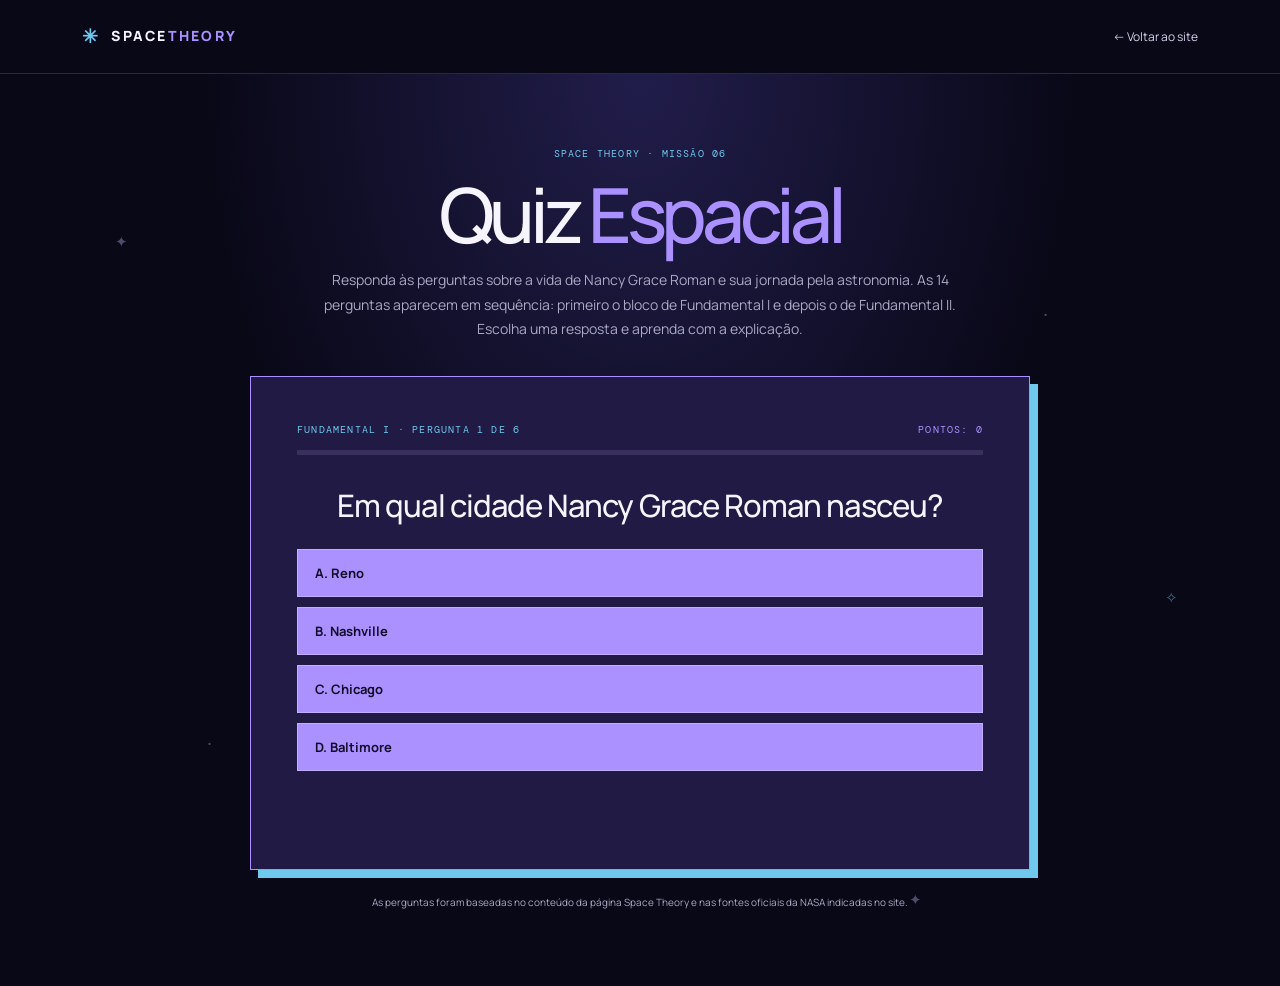
<file: SpaceTheory/ProjetoSnct/quiz.html>
<!doctype html>
<html lang="pt-BR">
  <head>
    <meta charset="utf-8" />
    <meta name="viewport" content="width=device-width, initial-scale=1" />
    <meta name="theme-color" content="#090817" />
    <meta name="description" content="Jogue o quiz Space Theory sobre Nancy Grace Roman e astronomia espacial." />
    <title>Quiz Espacial — Space Theory</title>
    <link rel="preconnect" href="https://fonts.googleapis.com" />
    <link rel="preconnect" href="https://fonts.gstatic.com" crossorigin />
    <link href="https://fonts.googleapis.com/css2?family=DM+Mono:wght@400;500&family=Manrope:wght@400;500;600;700;800&display=swap" rel="stylesheet" />
    <link href="https://cdn.jsdelivr.net/npm/bootstrap@5.3.3/dist/css/bootstrap.min.css" rel="stylesheet" />
    <link href="style.css" rel="stylesheet" />
  </head>
  <body class="quiz-page">
    <a class="skip-link" href="#quiz-app">Pular para o quiz</a>
    <header class="quiz-topbar">
      <div class="container">
        <a class="navbar-brand brand" href="index.html" aria-label="Space Theory, página inicial"><span class="brand-mark" aria-hidden="true">✳</span> SPACE<span>THEORY</span></a>
        <a class="quiz-home-link" href="index.html#quiz">← Voltar ao site</a>
      </div>
    </header>
    <main class="quiz-main" id="quiz-app">
      <div class="quiz-starfield" aria-hidden="true"><span>✦</span><span>·</span><span>✧</span><span>·</span><span>✦</span></div>
      <div class="container quiz-container">
        <div class="quiz-heading">
          <span class="section-index">SPACE THEORY · MISSÃO 06</span>
          <h1>Quiz <em>Espacial</em></h1>
          <p>Responda às perguntas sobre a vida de Nancy Grace Roman e sua jornada pela astronomia. As 14 perguntas aparecem em sequência: primeiro o bloco de Fundamental I e depois o de Fundamental II. Escolha uma resposta e aprenda com a explicação.</p>
        </div>
        <section class="quiz-card" aria-label="Jogo de perguntas">
          <div id="question-panel">
            <div class="quiz-progress-row">
              <span id="question-count" class="quiz-step-label"></span>
              <span id="score-count" class="quiz-score">PONTOS: 0</span>
            </div>
            <div class="quiz-progress-track" role="progressbar" aria-label="Progresso do quiz" aria-valuemin="0" aria-valuemax="100" aria-valuenow="0">
              <div id="quiz-progress" class="quiz-progress-fill"></div>
            </div>
            <h2 id="question-text" class="quiz-question" tabindex="-1"></h2>
            <div id="answer-list" class="quiz-answer-list"></div>
            <p id="answer-feedback" class="quiz-feedback" aria-live="polite"></p>
            <button id="next-question" class="btn btn-lilac quiz-next" type="button" hidden>Continuar <span aria-hidden="true">→</span></button>
          </div>
          <div id="result-panel" class="quiz-result" hidden>
            <span class="result-star" aria-hidden="true">✦</span>
            <p class="quiz-step-label">MISSÃO CONCLUÍDA</p>
            <h2 id="result-title">Boa viagem pelo universo!</h2>
            <p id="result-score" class="result-score"></p>
            <p id="result-message" class="result-message"></p>
            <div class="result-actions">
              <button id="play-again" class="btn btn-lilac" type="button">Jogar novamente <span aria-hidden="true">↻</span></button>
              <a class="quiz-home-link" href="index.html#legado">Voltar ao site</a>
            </div>
          </div>
        </section>
        <p class="quiz-footnote">As perguntas foram baseadas no conteúdo da página Space Theory e nas fontes oficiais da NASA indicadas no site.</p>
      </div>
    </main>
    <script src="quiz.js"></script>
  </body>
</html>
</file>
<file: SNCT/css/style.css>
:root{--bg:#efe2c2;--ink:#1d1a2e;color-scheme:light;box-sizing:border-box;padding-top:env(safe-area-inset-top,0px);padding-bottom:env(safe-area-inset-bottom,0px)}
@media (prefers-color-scheme:dark){:root:not([data-theme="light"]){--bg:#0d0b1a;--ink:#efe2c2;color-scheme:dark}}
:root[data-theme="dark"]{--bg:#0d0b1a;--ink:#efe2c2;color-scheme:dark}
html,body{height:100%;margin:0;overflow:hidden;user-select:none;-webkit-user-select:none}
body{background:var(--bg);display:flex;align-items:center;justify-content:center;touch-action:none}
canvas{display:block;width:min(100vw,177.7778vh);width:min(100vw,177.7778dvh);max-width:100vw;height:auto;max-height:calc(100vh - 16px);max-height:calc(100dvh - 16px);aspect-ratio:16/9;border:clamp(1px,.35vw,4px) solid var(--ink);box-sizing:border-box;background:#1b1440}
</file>
<file: SpaceTheory/ProjetoSnct/style.css>
:root {
    --space: #090817;
    --space-2: #111027;
    --panel: #17152e;
    --white: #f6f4ff;
    --muted: #aaa8c3;
    --purple: #aa91ff;
    --blue: #6fc9ed;
    --red: #ed7185;
    --line: rgba(225, 220, 255, .15);
    --font: 'Manrope', sans-serif;
    --mono: 'DM Mono', monospace;
    --nav-height: 78px
}

* {
    box-sizing: border-box
}

html {
    scroll-behavior: smooth;
    scroll-padding-top: 90px
}

body {
    margin: 0;
    background: var(--space);
    color: var(--white);
    font-family: var(--font);
    font-size: 15px;
    line-height: 1.75
}

a {
    color: inherit
}

.skip-link {
    position: absolute;
    left: -999px;
    top: 8px;
    background: var(--white);
    color: var(--space);
    z-index: 2000;
    padding: 8px 14px
}

.skip-link:focus {
    left: 12px
}

.site-nav {
    height: var(--nav-height);
    background: rgba(9, 8, 23, .83);
    backdrop-filter: blur(18px);
    border-bottom: 1px solid rgba(255, 255, 255, .06)
}

.brand {
    font-size: 14px;
    letter-spacing: .16em;
    font-weight: 800;
    color: var(--white) !important
}

.brand span:last-child {
    color: var(--purple)
}

.brand-mark {
    font-size: 19px;
    color: var(--blue);
    vertical-align: -2px;
    margin-right: 6px
}

.navbar-nav .nav-link {
    color: #c5c2d8;
    font-size: 12px;
    letter-spacing: .04em;
    transition: color .2s
}

.navbar-nav .nav-link:hover,
.navbar-nav .nav-link:focus {
    color: var(--purple)
}

.hero {
    min-height: 780px;
    position: relative;
    overflow: hidden;
    padding: 155px 0 65px;
    background: radial-gradient(ellipse at 78% 45%, #211d4b 0, transparent 40%), linear-gradient(110deg, #0b0919 10%, #100e25 100%)
}

.hero-grid {
    position: absolute;
    inset: 0;
    opacity: .17;
    background-image: linear-gradient(rgba(166, 150, 255, .12) 1px, transparent 1px), linear-gradient(90deg, rgba(166, 150, 255, .12) 1px, transparent 1px);
    background-size: 70px 70px;
    mask-image: linear-gradient(to right, transparent, #000)
}

.hero-glow {
    position: absolute;
    width: 410px;
    height: 410px;
    border-radius: 50%;
    background: #8770ee18;
    filter: blur(65px);
    right: 13%;
    top: 25%
}

.hero-content {
    position: relative
}

.eyebrow,
.section-index,
.hero-kicker,
.hero-bottom,
.portrait-caption,
.fact-note>span,
.legacy-facts small,
.site-footer h2,
.footer-bottom {
    font-family: var(--mono);
    letter-spacing: .12em;
    font-size: 10px;
    color: var(--muted)
}

.eyebrow {
    display: flex;
    align-items: center;
    gap: 11px;
    margin-bottom: 75px;
    color: #d4cff1
}

.pulse {
    width: 7px;
    height: 7px;
    background: var(--blue);
    border-radius: 50%;
    box-shadow: 0 0 12px var(--blue)
}

.eyebrow-line {
    width: 60px;
    height: 1px;
    background: var(--line)
}

.hero-kicker {
    color: var(--blue);
    margin: 0 0 16px
}

.hero h1 {
    font-size: clamp(58px, 7.5vw, 104px);
    line-height: .99;
    letter-spacing: -.075em;
    font-weight: 600;
    margin: 0
}

.hero h1 span {
    color: var(--purple)
}

.hero-subtitle {
    font-size: 21px;
    line-height: 1.45;
    max-width: 510px;
    margin: 28px 0 13px;
    font-weight: 500
}

.hero-copy {
    max-width: 480px;
    color: var(--muted);
    font-size: 14px
}

.btn-lilac {
    background: var(--purple);
    border: 1px solid var(--purple);
    color: #131025;
    border-radius: 2px;
    padding: 13px 19px;
    font-weight: 700;
    font-size: 12px
}

.btn-lilac:hover {
    background: #c0b0ff;
    border-color: #c0b0ff;
    color: #131025
}

.btn-lilac span {
    margin-left: 15px
}

.text-link {
    align-self: center;
    text-decoration: none;
    color: #ded9f2;
    font-size: 12px
}

.text-link span {
    color: var(--blue);
    padding-left: 8px
}

.portrait-art {
    height: 440px;
    max-width: 405px;
    margin: 5px auto 0;
    position: relative;
    border: 2px solid var(--purple);
    background: var(--space-2);
    overflow: hidden;
    box-shadow: 8px 8px 0 var(--blue)
}

.portrait-art:before {
    content: '';
    position: absolute;
    inset: 8px;
    border: 1px solid var(--blue);
    z-index: 2;
    pointer-events: none
}

.portrait-photo {
    position: absolute;
    inset: 0;
    width: 100%;
    height: 100%;
    object-fit: cover;
    object-position: center 30%
}

.portrait-caption {
    position: absolute;
    z-index: 3;
    bottom: 8px;
    left: 8px;
    right: 8px;
    display: flex;
    justify-content: space-between;
    font-size: 8px;
    padding: 10px 12px;
    background: var(--space);
    border-top: 1px solid var(--blue)
}

.hero-bottom {
    display: flex;
    align-items: center;
    gap: 14px;
    margin-top: 75px;
    font-size: 8px
}

.hero-bottom span:last-child {
    margin-left: auto
}

.scroll-line {
    width: 45px;
    height: 1px;
    background: var(--purple)
}

.intro-band {
    padding: 52px 0;
    background: #121126;
    border-top: 1px solid var(--line);
    border-bottom: 1px solid var(--line)
}

.intro-band p {
    font-size: 19px;
    line-height: 1.55;
    max-width: 790px;
    margin: 0;
    color: #e8e5f7
}

.section-index {
    color: var(--blue)
}

.content-section,
.challenge-section,
.legacy-section {
    padding: 118px 0
}

.section-heading {
    margin-bottom: 55px
}

.section-heading h2,
.legacy-copy h2 {
    font-size: clamp(38px, 5vw, 61px);
    line-height: 1.12;
    letter-spacing: -.06em;
    margin: 16px 0 0;
    font-weight: 600
}

.section-heading h2 em,
.legacy-copy h2 em {
    font-style: normal;
    color: var(--purple)
}

.lead-copy {
    font-size: 22px;
    line-height: 1.5;
    color: #e9e5f9;
    max-width: 425px
}

.fact-card {
    border-top: 1px solid var(--line);
    border-bottom: 1px solid var(--line);
    padding: 21px 0;
    display: flex;
    gap: 20px;
    align-items: center;
    color: var(--muted);
    font-size: 12px;
    margin-top: 55px
}

.fact-number {
    font-size: 46px;
    letter-spacing: -.07em;
    color: var(--purple);
    font-weight: 600
}

.content-section p:not(.lead-copy) {
    color: #c1bfd3
}

.timeline-mini {
    display: grid;
    grid-template-columns: repeat(3, 1fr);
    gap: 15px;
    border-top: 1px solid var(--line);
    margin-top: 38px;
    padding-top: 20px
}

.timeline-mini span {
    font: 12px var(--mono);
    color: var(--purple)
}

.timeline-mini p {
    font-size: 11px;
    line-height: 1.45;
    margin: 9px 0 0;
    color: var(--muted) !important
}

.challenge-section {
    background: #111022;
    border-top: 1px solid var(--line);
    border-bottom: 1px solid var(--line)
}

.section-intro {
    color: var(--muted);
    max-width: 530px;
    margin: 18px 0 0
}

.challenge-card {
    height: 100%;
    min-height: 250px;
    border: 1px solid var(--line);
    padding: 25px;
    background: linear-gradient(140deg, rgba(135, 112, 238, .08), transparent 60%)
}

.card-symbol {
    font: 11px var(--mono);
    color: var(--red)
}

.challenge-card h3 {
    font-size: 18px;
    margin: 38px 0 12px;
    font-weight: 600
}

.challenge-card p {
    font-size: 12px;
    color: var(--muted);
    line-height: 1.8;
    margin: 0
}

.fact-note {
    margin: 30px 0 0;
    color: #88869e;
    font-size: 11px;
    max-width: 780px
}

.fact-note>span {
    color: var(--red);
    margin-right: 12px
}

.achievements {
    background: var(--space)
}

.achievement-list article {
    display: grid;
    grid-template-columns: 100px 1fr;
    gap: 25px;
    padding: 25px 0;
    border-top: 1px solid var(--line)
}

.achievement-list article:last-child {
    border-bottom: 1px solid var(--line)
}

.year {
    font: 12px var(--mono);
    color: var(--blue);
    padding-top: 4px
}

.achievement-list h3 {
    font-size: 17px;
    margin: 0 0 8px
}

.achievement-list p {
    font-size: 12px;
    margin: 0;
    color: var(--muted);
    max-width: 570px
}

.chapter-figure {
    width: 100%;
    margin: 54px auto 0;
    padding: 9px;
    position: relative;
    border: 1px solid var(--purple);
    background: var(--space-2)
}

.chapter-figure:before {
    content: '';
    position: absolute;
    inset: 3px;
    border: 1px solid var(--blue);
    pointer-events: none;
    z-index: 1
}

.chapter-figure img {
    display: block;
    width: 100%;
    height: auto
}

.chapter-figure figcaption {
    padding: 12px 8px 3px;
    color: var(--muted);
    font: 9px var(--mono);
    letter-spacing: .12em;
    text-align: right
}

.chapter-figure-hubble {
    max-width: 920px
}

.chapter-figure-legacy {
    max-width: 780px
}

.legacy-section {
    background: #121126;
    padding-top: 80px;
    padding-bottom: 80px
}

.legacy-panel {
    min-height: 410px;
    border: 1px solid var(--line);
    background: radial-gradient(ellipse at 20% 50%, #2b2352, transparent 48%), linear-gradient(120deg, #15132b, #0e0d20);
    display: grid;
    grid-template-columns: 1fr 1.1fr;
    align-items: center;
    padding: 48px 8%
}

.legacy-orb {
    width: 290px;
    height: 290px;
    border-radius: 50%;
    margin: auto;
    position: relative;
    display: grid;
    place-items: center;
    background: radial-gradient(circle at 38% 35%, #97daf0, #685ac5 38%, #282046 69%, #131124 70%);
    box-shadow: 0 0 70px #806be533
}

.legacy-orb:before,
.legacy-orb:after {
    content: '';
    position: absolute;
    border: 1px solid #c1acff80;
    border-radius: 50%;
    width: 370px;
    height: 115px;
    transform: rotate(-28deg)
}

.legacy-orb:after {
    transform: rotate(53deg);
    border-color: #79c9e778
}

.legacy-ring {
    position: absolute;
    width: 330px;
    height: 330px;
    border: 1px solid #ded4ff35;
    border-radius: 50%
}

.legacy-core {
    font: 500 22px var(--mono);
    color: #fff;
    text-shadow: 0 2px 15px #000
}

.legacy-copy h2 {
    font-size: 48px;
    margin: 13px 0 20px
}

.legacy-copy p {
    font-size: 12px;
    color: #c1bfd3;
    max-width: 485px
}

.legacy-copy .small-note {
    font-size: 10px;
    color: #9692ae
}

.btn-outline-light {
    border-radius: 2px;
    font-size: 11px;
    padding: 11px 16px;
    margin-top: 7px
}

.btn-outline-light span {
    padding-left: 14px;
    color: var(--blue)
}

.legacy-facts {
    border-bottom: 1px solid var(--line)
}

.legacy-facts>div {
    padding: 21px 15px;
    border-right: 1px solid var(--line);
    display: flex;
    flex-direction: column;
    gap: 3px
}

.legacy-facts>div:first-child {
    border-left: 1px solid var(--line)
}

.legacy-facts span {
    font-size: 18px;
    color: #e7e3f7
}

.legacy-facts small {
    font-size: 8px
}

.site-footer {
    padding: 75px 0 25px;
    background: #090817
}

.footer-about {
    font-size: 12px;
    color: var(--muted);
    max-width: 280px;
    margin: 18px 0 26px
}

.site-footer blockquote {
    font-size: 13px;
    color: #d6d1eb;
    border-left: 2px solid var(--purple);
    padding-left: 15px;
    max-width: 410px;
    margin: 0
}

.site-footer cite {
    display: block;
    font: 10px var(--mono);
    font-style: normal;
    color: var(--muted);
    margin-top: 13px
}

.site-footer cite a {
    color: var(--blue)
}

.site-footer h2 {
    margin: 8px 0 20px;
    color: var(--blue)
}

.site-footer .col-lg-3>a,
.site-footer .col-lg-4>a {
    display: block;
    color: #c7c3db;
    text-decoration: none;
    font-size: 11px;
    margin: 10px 0
}

.site-footer .col-lg-4>a span {
    color: var(--purple);
    margin-left: 5px
}

.site-footer a:hover {
    color: var(--purple)
}

.footer-bottom {
    border-top: 1px solid var(--line);
    margin-top: 60px;
    padding-top: 18px;
    display: flex;
    gap: 22px;
    justify-content: space-between;
    font-size: 8px
}

.back-top {
    text-decoration: none;
    color: var(--purple)
}

@media(max-width:991.98px) {
    .site-nav {
        height: auto;
        min-height: var(--nav-height)
    }

    .navbar-collapse {
        padding: 10px 0 17px
    }

    .navbar-nav {
        align-items: flex-start !important
    }

    .hero {
        padding-top: 135px;
        min-height: auto
    }

    .eyebrow {
        margin-bottom: 55px
    }

    .portrait-art {
        max-width: 430px
    }

    .hero-bottom {
        margin-top: 45px
    }

    .content-section,
    .challenge-section {
        padding: 90px 0
    }

    .legacy-panel {
        padding: 38px 5%;
        grid-template-columns: .8fr 1.2fr
    }

    .legacy-orb {
        transform: scale(.8)
    }
}

@media(max-width:767.98px) {
    body {
        font-size: 14px
    }

    .hero {
        padding: 120px 0 35px
    }

    .eyebrow {
        margin-bottom: 48px;
        font-size: 8px
    }

    .hero h1 {
        font-size: clamp(58px, 14vw, 82px)
    }

    .hero-subtitle {
        font-size: 18px
    }

    .portrait-art {
        height: 380px;
        margin-top: 15px
    }

    .hero-bottom span:last-child {
        display: none
    }

    .intro-band {
        padding: 37px 0
    }

    .intro-band p {
        font-size: 16px
    }

    .content-section,
    .challenge-section {
        padding: 76px 0
    }

    .section-heading {
        margin-bottom: 38px
    }

    .lead-copy {
        font-size: 19px
    }

    .fact-card {
        margin-top: 27px
    }

    .timeline-mini {
        gap: 8px
    }

    .timeline-mini p {
        font-size: 10px
    }

    .challenge-card {
        min-height: auto;
        padding: 22px
    }

    .challenge-card h3 {
        margin-top: 23px
    }

    .challenge-card p {
        font-size: 12px
    }

    .achievement-list article {
        grid-template-columns: 76px 1fr;
        gap: 14px;
        padding: 21px 0
    }

    .chapter-figure {
        margin-top: 36px;
        padding: 7px
    }

    .legacy-section {
        padding: 55px 0
    }

    .legacy-panel {
        display: flex;
        flex-direction: column;
        padding: 38px 24px;
        gap: 36px;
        overflow: hidden
    }

    .legacy-orb {
        width: 220px;
        height: 220px;
        transform: none;
        flex: 0 0 auto
    }

    .legacy-orb:before {
        width: 290px;
        height: 90px
    }

    .legacy-orb:after {
        width: 290px;
        height: 95px
    }

    .legacy-ring {
        width: 255px;
        height: 255px
    }

    .legacy-copy h2 {
        font-size: 42px
    }

    .legacy-facts>div {
        padding: 16px 10px
    }

    .legacy-facts>div:nth-child(3) {
        border-left: 1px solid var(--line)
    }

    .legacy-facts span {
        font-size: 15px
    }

    .footer-bottom {
        flex-wrap: wrap;
        gap: 12px
    }

    .footer-bottom span:nth-child(2) {
        display: none
    }

    .site-footer {
        padding-top: 55px
    }
}

@media(prefers-reduced-motion:reduce) {
    html {
        scroll-behavior: auto
    }

    *,
    *::before,
    *::after {
        animation-duration: .01ms !important;
        transition-duration: .01ms !important
    }
}

/* Ajustes da sequência única do quiz */
.quiz-container {
    max-width: 850px
}

.quiz-card {
    width: 100%;
    max-width: 780px;
    min-height: 350px;
    margin: 0 auto;
    padding: clamp(22px, 5vw, 46px);
    border: 1px solid var(--purple);
    background: #211a45;
    box-shadow: 8px 8px 0 #6fc9ed
}

.quiz-answer {
    width: 100%;
    padding: 14px 17px;
    border: 1px solid #c1adff;
    background: #aa91ff;
    color: #130d2b;
    font: 700 13px var(--font);
    text-align: left;
    transition: border-color .2s, background .2s, transform .2s
}

.quiz-answer:hover:not(:disabled),
.quiz-answer:focus-visible {
    border-color: #e0d7ff;
    background: #c0afff;
    outline: 2px solid transparent;
    transform: translateX(3px)
}

.quiz-answer.is-correct {
    border-color: #62d6ab;
    background: #123a32;
    color: var(--white)
}

.quiz-answer.is-wrong {
    border-color: var(--red);
    background: #3a1c2a;
    color: var(--white)
}

.quiz-question {
    padding: 0 12px;
    text-align: center
}

.quiz-feedback {
    text-align: center
}

.quiz-result h2:focus {
    outline: 2px solid var(--blue);
    outline-offset: 5px
}

@media(max-width:767.98px) {
    .quiz-card {
        padding: 22px 17px;
        box-shadow: 5px 5px 0 #6fc9ed
    }

    .quiz-answer {
        padding: 13px 14px
    }
}
/* Apresentação da missão 06 e tela do quiz */
.quiz-section {
    padding: 100px 0;
    position: relative;
    overflow: hidden;
    background: #0e0c20;
    border-top: 1px solid var(--line);
    border-bottom: 1px solid var(--line)
}

.quiz-section-layout {
    display: grid;
    grid-template-columns: 1.1fr .9fr;
    align-items: center;
    gap: 36px
}

.quiz-section-copy {
    position: relative;
    z-index: 1
}

.quiz-section-copy h2 {
    margin: 16px 0;
    font-size: clamp(38px, 5vw, 60px);
    line-height: 1.12;
    letter-spacing: -.06em
}

.quiz-section-copy h2 em,
.quiz-heading h1 em {
    color: var(--purple);
    font-style: normal
}

.quiz-section-copy p {
    max-width: 560px;
    color: var(--muted);
    font-size: 14px
}

.quiz-planet-scene {
    min-height: 310px;
    position: relative;
    display: grid;
    place-items: center
}

.quiz-planet {
    position: absolute;
    border-radius: 50%
}

.planet-main {
    width: 150px;
    height: 150px;
    background: #6b54c4;
    box-shadow: 0 0 0 16px #6b54c426, 0 0 0 34px #6b54c414
}

.planet-small {
    width: 38px;
    height: 38px;
    top: 40px;
    right: 19%;
    background: var(--blue);
    box-shadow: 0 0 22px #6fc9ed66
}

.planet-orbit {
    position: absolute;
    width: 310px;
    height: 115px;
    border: 1px solid #aa91ff88;
    border-radius: 50%;
    transform: rotate(-24deg)
}

.orbit-b {
    width: 330px;
    height: 145px;
    transform: rotate(36deg);
    border-color: #6fc9ed88
}

.orbit-moon {
    position: absolute;
    width: 12px;
    height: 12px;
    top: 15px;
    left: 55px;
    border-radius: 50%;
    background: var(--red)
}

.planet-star {
    position: absolute;
    color: var(--white)
}

.star-a {
    left: 12%;
    top: 28%
}

.star-b {
    right: 12%;
    bottom: 20%;
    color: var(--blue)
}

.quiz-page {
    min-height: 100vh;
    background: var(--space)
}

.quiz-topbar {
    position: relative;
    z-index: 2;
    padding: 20px 0;
    border-bottom: 1px solid var(--line);
    background: #090817
}

.quiz-topbar .container {
    display: flex;
    justify-content: space-between;
    align-items: center
}

.quiz-home-link {
    color: #d6d1eb;
    font-size: 12px;
    text-decoration: none
}

.quiz-home-link:hover,
.quiz-home-link:focus {
    color: var(--blue)
}

.quiz-main {
    position: relative;
    min-height: calc(100vh - 70px);
    padding: 65px 0 75px;
    overflow: hidden;
    background: radial-gradient(ellipse at 50% 0%, #211d4b 0, transparent 48%)
}

.quiz-starfield span {
    position: absolute;
    color: #b9aeef66;
    font-family: var(--mono)
}

.quiz-starfield span:nth-child(1) { top: 17%; left: 9% }
.quiz-starfield span:nth-child(2) { top: 25%; right: 18% }
.quiz-starfield span:nth-child(3) { top: 56%; right: 8%; color: #6fc9ed88 }
.quiz-starfield span:nth-child(4) { top: 72%; left: 16% }
.quiz-starfield span:nth-child(5) { bottom: 8%; right: 28% }

.quiz-container {
    position: relative;
    max-width: 850px
}

.quiz-heading {
    max-width: 680px;
    margin: 0 auto 34px;
    text-align: center
}

.quiz-heading h1 {
    margin: 9px 0 14px;
    font-size: clamp(46px, 7vw, 76px);
    letter-spacing: -.07em;
    line-height: 1.05
}

.quiz-heading p {
    max-width: 640px;
    margin: 0 auto;
    color: var(--muted);
    font-size: 14px
}

.quiz-card {
    width: 100%;
    max-width: 780px;
    min-height: 350px;
    margin: 0 auto;
    padding: clamp(22px, 5vw, 46px);
    border: 1px solid var(--purple);
    background: #211a45;
    box-shadow: 8px 8px 0 #6fc9ed
}

.quiz-card [hidden] {
    display: none !important
}

.quiz-progress-row {
    display: flex;
    justify-content: space-between;
    gap: 15px
}

.quiz-step-label,
.quiz-score {
    color: var(--blue);
    font: 10px var(--mono);
    letter-spacing: .12em
}

.quiz-score {
    color: var(--purple)
}

.quiz-progress-track {
    width: 100%;
    height: 5px;
    margin: 14px 0 30px;
    overflow: hidden;
    background: #39305e
}

.quiz-progress-fill {
    width: 0;
    height: 100%;
    background: var(--blue);
    transition: width .25s ease
}

.quiz-question {
    margin: 0 0 22px;
    padding: 0 12px;
    font-size: clamp(22px, 3.5vw, 31px);
    line-height: 1.35;
    letter-spacing: -.03em;
    text-align: center
}

.quiz-answer-list {
    display: grid;
    grid-template-columns: 1fr;
    gap: 10px
}

.quiz-answer {
    width: 100%;
    padding: 14px 17px;
    border: 1px solid #c1adff;
    background: #aa91ff;
    color: #130d2b;
    font: 700 13px var(--font);
    text-align: left;
    transition: border-color .2s, background .2s, transform .2s
}

.quiz-answer:hover:not(:disabled),
.quiz-answer:focus-visible {
    border-color: #e0d7ff;
    background: #c0afff;
    outline: 2px solid transparent;
    transform: translateX(3px)
}

.quiz-answer:disabled {
    cursor: default;
    opacity: 1
}

.quiz-answer.is-correct {
    border-color: #62d6ab;
    background: #123a32;
    color: var(--white)
}

.quiz-answer.is-wrong {
    border-color: var(--red);
    background: #3a1c2a;
    color: var(--white)
}

.quiz-feedback {
    min-height: 26px;
    margin: 16px 0 10px;
    color: var(--muted);
    font-size: 12px;
    text-align: center
}

.quiz-feedback.is-good { color: #8ce4c3 }
.quiz-feedback.is-try-again { color: #ff9cab }
.quiz-next { margin-top: 4px }
.quiz-next[hidden] { display: none !important }

.quiz-result {
    padding: 22px 0;
    text-align: center
}

.result-star {
    display: inline-block;
    margin-bottom: 12px;
    color: var(--blue);
    font-size: 32px
}

.quiz-result h2 {
    margin: 13px 0;
    font-size: clamp(29px, 5vw, 43px);
    letter-spacing: -.05em
}

.quiz-result h2:focus {
    outline: 2px solid var(--blue);
    outline-offset: 5px
}

.result-score {
    margin: 20px 0 8px;
    color: var(--purple);
    font: 16px var(--mono)
}

.result-message {
    max-width: 520px;
    margin: 0 auto;
    color: var(--muted);
    font-size: 13px
}

.result-actions {
    display: flex;
    flex-wrap: wrap;
    align-items: center;
    justify-content: center;
    gap: 22px;
    margin-top: 24px
}

.quiz-footnote {
    margin: 24px 0 0;
    color: #aaa8c3;
    font-size: 10px;
    text-align: center
}

@media(max-width:767.98px) {
    .quiz-section { padding: 75px 0 }
    .quiz-section-layout { grid-template-columns: 1fr; gap: 15px }
    .quiz-planet-scene { min-height: 235px }
    .quiz-heading { margin-bottom: 25px }
    .quiz-main { padding: 45px 0 55px }
    .quiz-card { padding: 22px 17px; box-shadow: 5px 5px 0 #6fc9ed }
    .quiz-answer { padding: 13px 14px }
}

@media(prefers-reduced-motion:reduce) {
    .quiz-progress-fill,
    .quiz-answer { transition: none }
}
</file>
